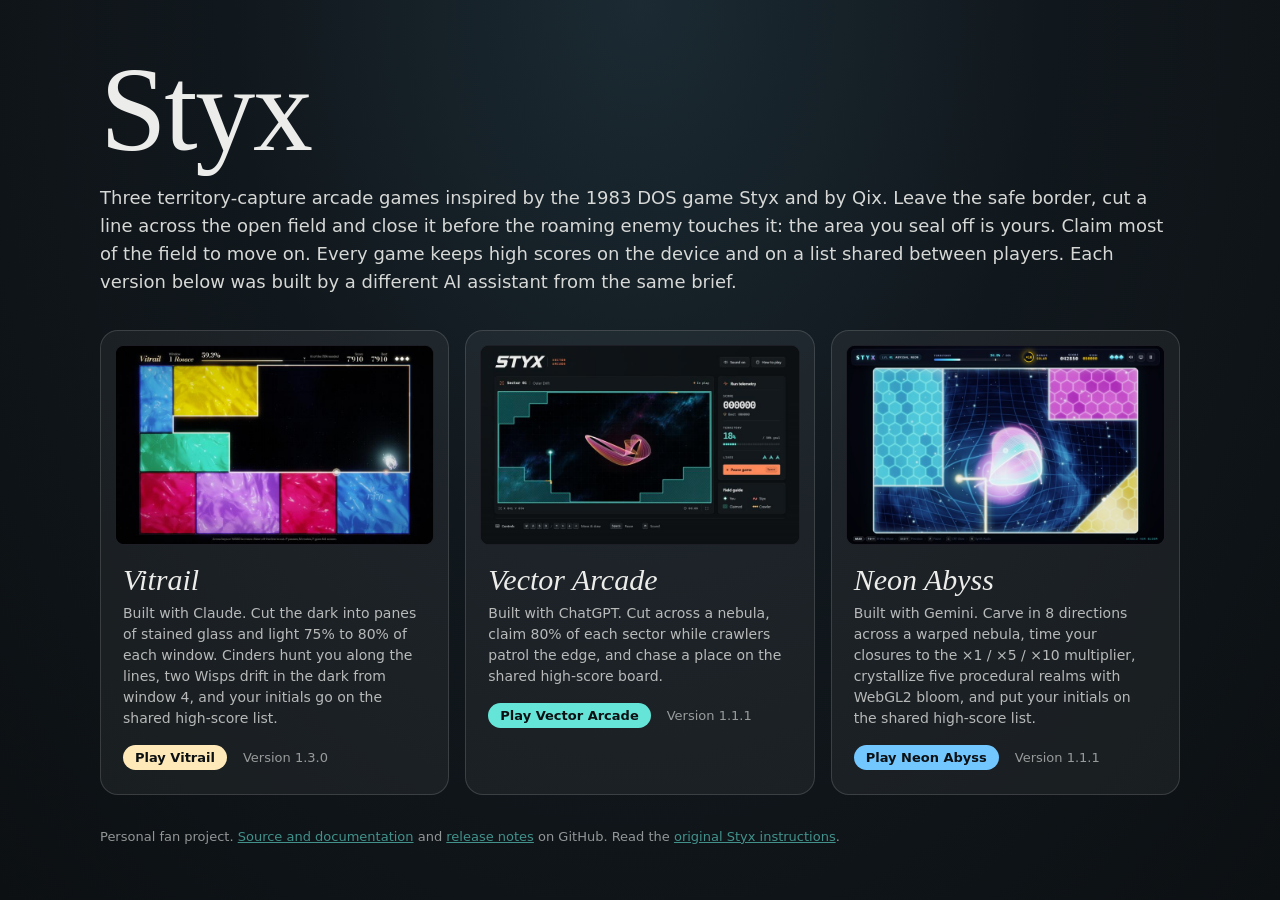
<file: index.html>
<!doctype html>
<html lang="en">
<head>
<meta charset="utf-8">
<meta name="viewport" content="width=device-width,initial-scale=1">
<meta name="theme-color" content="#0c1013">
<link rel="icon" href="data:,">
<title>Styx</title>
<style>
  :root{--ink:#0c1013;--paper:#ecedea;--teal:#65e5d7;--gold:#ffe9b8;--neon:#72c7ff}
  *{box-sizing:border-box}
  body{margin:0;min-height:100vh;display:grid;place-items:center;padding:32px 16px;color:var(--paper);
    font-family:system-ui,-apple-system,"Segoe UI",sans-serif;
    background:radial-gradient(ellipse at 50% 0%,#1b2a33 0%,#11181d 45%,var(--ink) 100%)}
  main{width:100%;max-width:1080px}
  h1{font-family:Georgia,"Times New Roman",serif;font-weight:400;font-size:clamp(56px,12vw,120px);line-height:.9;margin:0 0 20px;letter-spacing:-.02em}
  p.lede{font-size:18px;line-height:1.55;margin:0 0 34px;opacity:.9}
  .grid{display:grid;grid-template-columns:repeat(auto-fit,minmax(240px,1fr));gap:16px}
  a.card{display:block;padding:14px 14px 24px;border-radius:18px;text-decoration:none;color:inherit;
    background:rgba(255,255,255,.05);border:1px solid rgba(255,255,255,.14);transition:transform .15s,background .15s,border-color .15s}
  a.card:hover,a.card:focus-visible{transform:translateY(-3px);background:rgba(255,255,255,.09);border-color:var(--teal);outline:none}
  a.card.claude:hover,a.card.claude:focus-visible{border-color:var(--gold)}
  a.card.gemini:hover,a.card.gemini:focus-visible{border-color:var(--neon)}
  .card img{display:block;width:100%;height:auto;aspect-ratio:8/5;object-fit:cover;border-radius:9px;margin-bottom:18px;
    border:1px solid rgba(255,255,255,.1);background:#05060d}
  .card h2{font-family:Georgia,serif;font-style:italic;font-weight:400;font-size:30px;margin:0 8px 6px}
  .card p{font-size:14px;line-height:1.5;margin:0 8px;opacity:.75}
  .tag{display:inline-block;margin:16px 8px 0;padding:5px 12px;border-radius:99px;font-size:13px;font-weight:600;background:var(--teal);color:var(--ink)}
  .claude .tag{background:var(--gold)}
  .gemini .tag{background:var(--neon)}
  .ver{display:inline-block;margin:6px 0 0 8px;font-size:13px;opacity:.6;white-space:nowrap}
  footer{margin-top:34px;font-size:13px;opacity:.6}
  footer a{color:var(--teal)}
</style>
</head>
<body>
<main>
  <h1>Styx</h1>
  <p class="lede">Three territory-capture arcade games inspired by the 1983 DOS game Styx and by Qix. Leave the safe border, cut a line across the open field and close it before the roaming enemy touches it: the area you seal off is yours. Claim most of the field to move on. Every game keeps high scores on the device and on a list shared between players. Each version below was built by a different AI assistant from the same brief.</p>
  <div class="grid">
    <a class="card claude" href="Claude/index.html">
      <img src="Claude/screenshot.jpg" width="800" height="500" alt="Vitrail in play: sealed panes of red, blue, yellow, green and violet stained glass around a dark area where the Wisp drifts">
      <h2>Vitrail</h2><p>Built with Claude. Cut the dark into panes of stained glass and light 75% to 80% of each window. Cinders hunt you along the lines, two Wisps drift in the dark from window 4, and your initials go on the shared high-score list.</p><span class="tag">Play Vitrail</span><span class="ver">Version 1.3.0</span>
    </a>
    <a class="card" href="ChatGPT/index.html">
      <img src="ChatGPT/screenshot.jpg" width="800" height="500" alt="Vector Arcade in play: a cut in progress on a teal-bordered field, with the pink Styx swirling over a nebula and a score panel on the right">
      <h2>Vector Arcade</h2><p>Built with ChatGPT. Cut across a nebula, claim 80% of each sector while crawlers patrol the edge, and chase a place on the shared high-score board.</p><span class="tag">Play Vector Arcade</span><span class="ver">Version 1.1.1</span>
    </a>
    <a class="card gemini" href="Gemini/index.html">
      <img src="Gemini/screenshot.jpg" width="800" height="500" alt="Neon Abyss in play: cyan, magenta, and solar gold hexagonal crystal panels around a warped nebula grid where the iridescent Styx swirls near an active tether">
      <h2>Neon Abyss</h2><p>Built with Gemini. Carve in 8 directions across a warped nebula, time your closures to the ×1 / ×5 / ×10 multiplier, crystallize five procedural realms with WebGL2 bloom, and put your initials on the shared high-score list.</p><span class="tag">Play Neon Abyss</span><span class="ver">Version 1.1.1</span>
    </a>
  </div>
  <footer>Personal fan project. <a href="https://github.com/iago-swi/styx">Source and documentation</a> and <a href="https://github.com/iago-swi/styx/releases">release notes</a> on GitHub. Read the <a href="https://www.digger.org/styx/howplay.htm">original Styx instructions</a>.</footer>
</main>
</body>
</html>
</file>
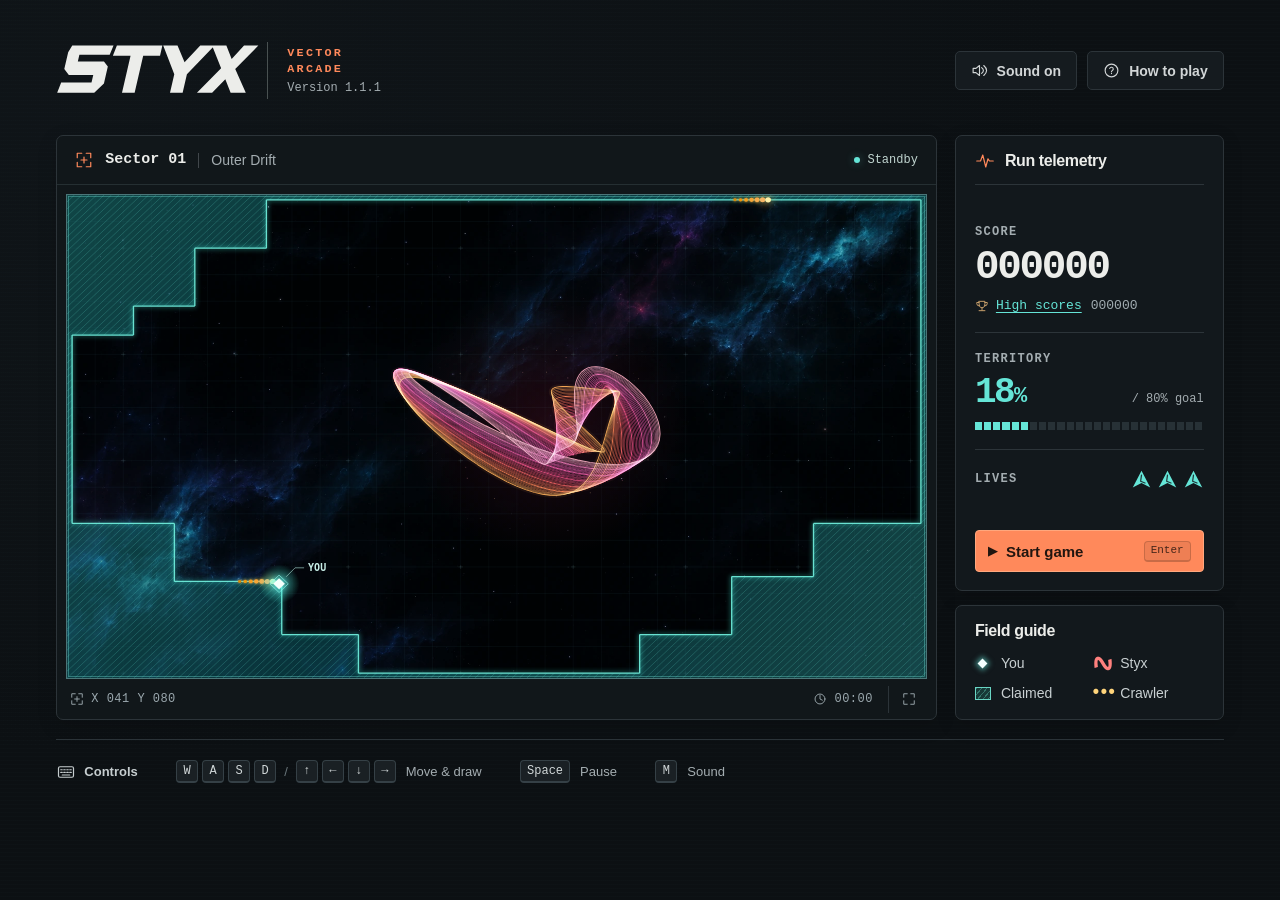
<file: ChatGPT/index.html>
<!doctype html>
<html lang="en">
<head>
  <meta charset="utf-8">
  <meta name="viewport" content="width=device-width,initial-scale=1">
  <meta name="version" content="1.1.1">
  <meta name="theme-color" content="#0d1114">
  <title>STYX · Vector Arcade</title>
  <link rel="icon" href="data:image/svg+xml,%3Csvg xmlns='http://www.w3.org/2000/svg' viewBox='0 0 32 32'%3E%3Crect width='32' height='32' rx='5' fill='%230e1417'/%3E%3Cpath d='M5 25 13 7h5l-8 18zm10 0 8-18h5l-8 18z' fill='%23ff8054'/%3E%3C/svg%3E">
  <link rel="stylesheet" href="style.css">
  <script src="scores.js" defer></script>
  <script src="game.js" defer></script>
</head>
<body>
<svg class="symbols" xmlns="http://www.w3.org/2000/svg" aria-hidden="true"><defs>
  <symbol id="volume" viewBox="0 0 24 24"><path d="M3 9h4l5-4v14l-5-4H3zM15 8q5 4 0 8m3-11q8 7 0 14"/></symbol>
  <symbol id="mute" viewBox="0 0 24 24"><path d="M3 9h4l5-4v14l-5-4H3zM16 9l6 6m0-6-6 6"/></symbol>
  <symbol id="help" viewBox="0 0 24 24"><circle cx="12" cy="12" r="9"/><path d="M9.5 9a2.6 2.6 0 0 1 5 .8c0 1.9-2.5 2-2.5 4m0 2.2v.4"/></symbol>
  <symbol id="scope" viewBox="0 0 24 24"><path d="M3 9V3h6m6 0h6v6m0 6v6h-6m-6 0H3v-6m5-3h8m-4-4v8"/></symbol>
  <symbol id="expand" viewBox="0 0 24 24"><path d="M3 9V3h6m6 0h6v6m0 6v6h-6m-6 0H3v-6"/></symbol>
  <symbol id="trophy" viewBox="0 0 24 24"><path d="M7 4h10v4q0 7-5 7T7 8zm0 2H3v2q0 4 5 4m9-6h4v2q0 4-5 4m-4 3v4m-5 1h10"/></symbol>
  <symbol id="ship" viewBox="0 0 24 24"><path d="M12 2 22 21l-10-5-10 5z" fill="currentColor" stroke="none"/><path d="m12 7-1 7 5 2" stroke="#203738" stroke-width="1.4"/></symbol>
  <symbol id="keys" viewBox="0 0 24 24"><rect x="2" y="5" width="20" height="14" rx="2"/><path d="M5 9h2m2 0h2m2 0h2m2 0h2M5 12.5h2m2 0h2m2 0h2m2 0h2M7 16h10"/></symbol>
  <symbol id="signal" viewBox="0 0 24 24"><path d="M1 12h5l3-8 4 16 3-11 2 3h5"/></symbol>
  <symbol id="clock" viewBox="0 0 24 24"><circle cx="12" cy="12" r="8.5"/><path d="M12 6v6l4 2"/></symbol>
  <symbol id="restart" viewBox="0 0 24 24"><path d="M4 10a8 8 0 1 1 1 7M4 4v6h6"/></symbol>
</defs></svg>
<main class="console">
  <header class="masthead">
    <div class="brand" aria-label="Styx Vector Arcade">
      <svg class="wordmark" viewBox="0 0 228 65" role="img" aria-label="STYX"><g fill="currentColor" transform="skewX(-13) translate(15 0)">
        <path d="M5 3h49l-2 11H16v8h31l6 6v20l-9 11H0l2-12h36v-9H9l-7-7V11z"/>
        <path d="M58 3h54v12H92v44H77V15H56zM113 3h17l13 20 14-20h17l-25 34v22h-15V37zM171 3h17l10 16 11-16h17l-21 28 19 28h-18l-10-16-12 16h-18l22-29z"/>
      </g></svg>
      <span class="brand-type">VECTOR<br>ARCADE<small id="game-version" hidden></small></span>
    </div>
    <nav aria-label="Game options">
      <button id="sound" class="tool"><svg><use href="#volume"/></svg><span>Sound on</span></button>
      <button id="guide" class="tool"><svg><use href="#help"/></svg><span>How to play</span></button>
    </nav>
  </header>
  <div class="layout">
    <section class="field panel" id="field" aria-label="Game field">
      <header class="field-head"><div><svg class="accent"><use href="#scope"/></svg><strong>Sector <span id="sector">01</span></strong><i></i><span id="sectorName">Outer Drift</span></div><span class="status"><b></b><span id="status">Standby</span></span></header>
      <div class="arena"><canvas id="arena" tabindex="0" aria-label="Styx arcade playfield. Use arrow keys or WASD to move."></canvas><div id="notice" role="status"></div>
        <div class="overlay" id="overlay" hidden><div><small id="overlayTag"></small><h1 id="overlayTitle"></h1><p id="overlayCopy"></p><button id="overlayAction" class="primary"></button><button id="restartRun" class="text-button" hidden>Restart run</button></div></div>
      </div>
      <footer class="field-foot"><span class="coords"><svg><use href="#scope"/></svg><span id="coord">X 000 &nbsp; Y 000</span></span><span class="time"><svg><use href="#clock"/></svg><span id="time">00:00</span></span><button id="full" class="icon-button" aria-label="Expand playfield" title="Expand playfield"><svg><use href="#expand"/></svg></button></footer>
    </section>
    <aside class="side">
      <section class="telemetry panel"><h2 class="panel-heading"><svg><use href="#signal"/></svg>Run telemetry</h2>
        <div class="readouts"><div class="label">Score</div><div id="score" class="score">000000</div><div class="best"><svg><use href="#trophy"/></svg><button id="score-open">High scores</button><span id="best-label" hidden>Best</span> <span id="best">000000</span></div>
          <div class="divider"></div>
          <div class="label">Territory</div><div class="territory-value"><span id="pct">0</span><small>%</small><span class="goal">/ 80% goal</span></div>
          <div class="meter" role="progressbar" aria-label="Territory claimed" aria-valuemin="0" aria-valuemax="80"><i id="meter"></i></div>
          <div class="divider"></div>
          <div class="lives-row"><span class="label">Lives</span><span id="lives" aria-label="3 lives"></span></div>
        </div>
        <button id="action" class="primary"><span id="actionIcon">▶</span><span id="actionText">Start game</span><kbd id="actionKey">Enter</kbd></button>
      </section>
      <section class="legend panel"><h2 class="panel-heading">Field guide</h2><div class="guide-grid">
        <span><i class="player-mark"></i>You</span><span><i class="styx-mark">∿</i>Styx</span>
        <span><i class="claim-mark"></i>Claimed</span><span><i class="worm-mark">•••</i>Crawler</span>
      </div></section>
    </aside>
  </div>
  <div class="touch" aria-label="Touch movement controls"><button data-dir="left" aria-label="Move left">←</button><button data-dir="up" aria-label="Move up">↑</button><button data-dir="down" aria-label="Move down">↓</button><button data-dir="right" aria-label="Move right">→</button></div>
  <footer class="control-bar"><strong><svg><use href="#keys"/></svg>Controls</strong><span class="keygroup"><kbd>W</kbd><kbd>A</kbd><kbd>S</kbd><kbd>D</kbd><em>/</em><kbd>↑</kbd><kbd>←</kbd><kbd>↓</kbd><kbd>→</kbd><span>Move &amp; draw</span></span><span class="keygroup"><kbd>Space</kbd><span>Pause</span></span><span class="keygroup"><kbd>M</kbd><span>Sound</span></span></footer>
</main>
<dialog id="instructions"><div class="dialog-head"><span class="label">Field manual</span><button id="close" class="icon-button" aria-label="Close instructions">×</button></div><h1>How to play</h1><p>Claim 80% of the field to clear a sector.</p><ol><li><strong>Leave safe ground.</strong> Use arrow keys or WASD to steer the white diamond. On touchscreens, swipe or use the direction pad.</li><li><strong>Close the line.</strong> Crossing open space draws a trail. Reach cyan territory or the border to claim the area cut off from the Styx.</li><li><strong>Protect your trail.</strong> The Styx can cut any exposed line. Avoid crossing your own trail, and watch for gold crawlers along the edges.</li></ol><button id="gotIt" class="primary">Got it</button></dialog>
  <dialog id="score-dialog" aria-labelledby="score-heading">
    <h2 id="score-heading">High scores</h2>
    <p id="score-summary"></p>
    <div id="score-tabs" role="group" aria-label="Score list" hidden><button data-list="device">This device</button><button data-list="everyone">Everyone</button></div>
    <div id="score-columns" class="ranking-grid" aria-hidden="true" hidden><span>#</span><span>Player</span><span>Points</span><span>Sector</span><span>Date</span></div>
    <ol id="score-rows" aria-label="Ranked scores"></ol>
    <p id="score-notice" role="status"></p>
    <label id="initials-label" hidden>Your initials <input id="initials" maxlength="3" autocapitalize="characters" autocomplete="off" spellcheck="false"></label>
    <div class="score-actions">
      <button id="score-done" class="primary">Back</button>
      <button id="score-quit" hidden>Quit</button>
    </div>
  </dialog>
</body></html>
</file>
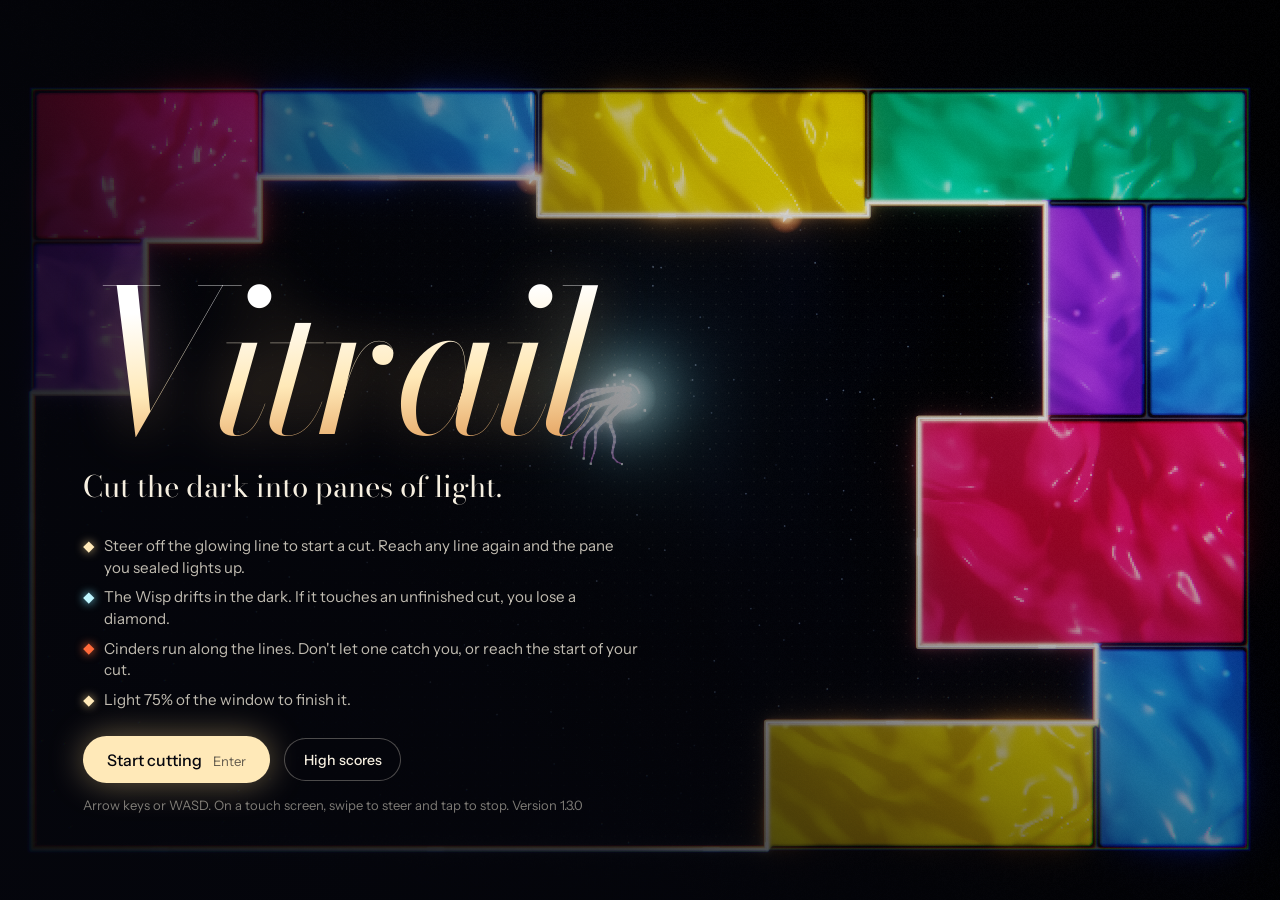
<file: Claude/index.html>
<!DOCTYPE html>
<html lang="en">
<head>
<meta charset="utf-8">
<meta name="viewport" content="width=device-width, initial-scale=1, maximum-scale=1, user-scalable=no">
<meta name="mobile-web-app-capable" content="yes">
<meta name="apple-mobile-web-app-capable" content="yes">
<meta name="apple-mobile-web-app-status-bar-style" content="black-translucent">
<meta name="apple-mobile-web-app-title" content="Vitrail">
<meta name="version" content="1.3.0">
<title>Vitrail</title>
<link rel="icon" href="data:image/svg+xml,%3Csvg xmlns='http://www.w3.org/2000/svg' viewBox='0 0 32 32'%3E%3Crect width='32' height='32' fill='%2305060d'/%3E%3Cpath d='M16 4l12 12-12 12L4 16z' fill='%23ffe9b8'/%3E%3C/svg%3E">
<link rel="preconnect" href="https://fonts.googleapis.com">
<link rel="preconnect" href="https://fonts.gstatic.com" crossorigin>
<link href="https://fonts.googleapis.com/css2?family=Bodoni+Moda:ital,opsz,wght@0,6..96,400..700;1,6..96,400..700&family=Instrument+Sans:wght@400;500;600&display=swap" rel="stylesheet">
<style>
:root{
  --night:#05060d; --ivory:#f6efe0; --gold:#ffe9b8; --dim:rgba(246,239,224,.56); --ember:#ff6a3a;
  --fx:28px; --fy:84px; --fw:1200px; --fh:750px;
  --serif:"Bodoni Moda","Didot","Bodoni MT",Georgia,serif;
  --sans:"Instrument Sans","Segoe UI",system-ui,sans-serif;
}
*{box-sizing:border-box;margin:0;padding:0}
html,body{height:100%;background:var(--night);overflow:hidden;color:var(--ivory);font-family:var(--sans);
  -webkit-font-smoothing:antialiased;user-select:none;-webkit-user-select:none;touch-action:none}
#gl{position:fixed;inset:0;width:100%;height:100%;display:block}

/* ---------- in-game HUD ---------- */
#hud{position:fixed;left:var(--fx);width:var(--fw);top:calc(var(--fy) - 62px);height:50px;display:flex;align-items:flex-end;
  gap:clamp(14px,2.6vw,40px);pointer-events:none;opacity:0;transition:opacity .7s}
body.ingame #hud{opacity:1}
.mark{font-family:var(--serif);font-style:italic;font-weight:500;font-size:30px;line-height:1;letter-spacing:-.01em;
  color:var(--gold);text-shadow:0 0 22px rgba(255,220,150,.45)}
.stat{display:flex;flex-direction:column;gap:3px;line-height:1;white-space:nowrap}
.stat .lbl{font-size:12px;color:var(--dim)}
.stat b{font-family:var(--serif);font-weight:500;font-size:25px;font-variant-numeric:lining-nums tabular-nums}
.stat b i{font-weight:400;margin-left:.3em;color:var(--gold)}
.stat.r{align-items:flex-end}
.prog{flex:1;min-width:110px;display:flex;flex-direction:column;gap:8px;padding-bottom:5px}
.prog .row{display:flex;justify-content:space-between;align-items:baseline;line-height:1;white-space:nowrap}
.prog .row b{font-family:var(--serif);font-weight:500;font-size:25px;font-variant-numeric:lining-nums tabular-nums}
.prog .row .lbl{font-size:12px;color:var(--dim)}
.bar{position:relative;height:3px;background:rgba(246,239,224,.13);border-radius:2px}
.bar i{position:absolute;left:0;top:0;bottom:0;width:0;border-radius:2px;background:linear-gradient(90deg,#c9a45a,var(--gold) 70%,#fff);
  box-shadow:0 0 14px rgba(255,225,160,.8);transition:width .6s cubic-bezier(.2,.8,.2,1)}
.bar em{position:absolute;top:-6px;bottom:-6px;width:1px;background:var(--ivory)}
.bar em::after{content:"";position:absolute;top:-5px;left:-3.5px;border:4px solid transparent;border-top-color:var(--ivory)}
.lives{display:flex;gap:10px;padding:0 4px 9px 0}
.lives i{width:11px;height:11px;transform:rotate(45deg);background:#fff;box-shadow:0 0 12px var(--gold),0 0 3px #fff}
#keys{position:fixed;left:0;right:0;bottom:13px;text-align:center;font-size:12px;color:rgba(246,239,224,.4);pointer-events:none;
  opacity:0;transition:opacity .7s}
body.ingame #keys{opacity:1}
body.touch #keys,body.side #keys{display:none}
body.touch kbd{display:none}

/* ---------- touch buttons: under the window, or beside it on a low screen ---------- */
#tools{position:fixed;left:var(--fx);width:var(--fw);top:calc(var(--fy) + var(--fh) + 12px);display:none;align-items:center;gap:10px;
  pointer-events:none;opacity:0;transition:opacity .7s}
body.touch #tools{display:flex}
body.ingame #tools{opacity:1;pointer-events:auto}
#tools .tip{flex:1;font-size:12px;line-height:1.35;color:rgba(246,239,224,.45)}
.tip .turn{display:none}
@media (orientation:portrait){.tip .turn{display:inline}}
.tool{flex:none;width:42px;height:42px;display:grid;place-items:center;color:var(--ivory);background:rgba(5,6,13,.4);
  border:1px solid rgba(246,239,224,.3);border-radius:50%;cursor:pointer;touch-action:manipulation}
.tool[hidden]{display:none}
.tool:focus-visible{outline:2px solid #fff;outline-offset:3px}
.tool svg{width:19px;height:19px;fill:none;stroke:currentColor;stroke-width:1.7;stroke-linecap:round;stroke-linejoin:round}
#tSound[aria-pressed="true"] .off,#tSound[aria-pressed="false"] .on{display:none}

/* ---------- a low, wide screen (a phone held sideways): the score bar stands beside the window ---------- */
body.side #hud{left:0;width:var(--fx);top:var(--fy);height:var(--fh);flex-direction:column;align-items:stretch;justify-content:center;
  gap:13px;padding:0 12px 0 14px}
body.side .mark,body.side .best{display:none}
body.side .stat.r{align-items:flex-start}
body.side .stat b,body.side .prog .row b{font-size:20px}
body.side .stat b i{display:block;margin:2px 0 0;font-size:17px}
body.side .prog{flex:none;min-width:0;padding-bottom:0}
body.side .prog .row .lbl{display:none}
body.side .lives{padding:3px 0 0 3px}
body.side #tools{left:calc(var(--fx) + var(--fw));width:auto;right:0;top:var(--fy);height:var(--fh);flex-direction:column;justify-content:center}
body.side #tools .tip{display:none}

/* ---------- transient banner ---------- */
#banner{position:fixed;left:var(--fx);width:var(--fw);top:var(--fy);height:var(--fh);display:flex;flex-direction:column;
  align-items:center;justify-content:center;gap:10px;text-align:center;pointer-events:none;opacity:0;transform:translateY(8px);
  transition:opacity .5s,transform .7s cubic-bezier(.2,.8,.2,1)}
#banner.show{opacity:1;transform:none}
#banner h2{font-family:var(--serif);font-style:italic;font-weight:400;font-size:clamp(38px,6.2vw,96px);line-height:1;
  letter-spacing:-.02em;text-shadow:0 0 40px rgba(0,0,0,.9),0 2px 30px rgba(0,0,0,.8)}
#banner p{font-size:clamp(14px,1.3vw,18px);color:var(--ivory);text-shadow:0 0 16px #000,0 0 6px #000}

/* ---------- full screens ---------- */
.screen{position:fixed;inset:0;display:none;pointer-events:none}
.screen.show{display:block;pointer-events:auto}
#title{background:linear-gradient(48deg,rgba(5,6,13,.94) 0%,rgba(5,6,13,.78) 32%,rgba(5,6,13,.18) 62%,rgba(5,6,13,0) 78%)}
#title.leaving{opacity:0;transition:opacity .5s}
#title[inert] .card{visibility:hidden}
.card{position:absolute;left:calc(var(--fx) + clamp(18px,4vw,64px));bottom:calc(100vh - var(--fy) - var(--fh) + clamp(18px,4vh,56px));
  max-width:min(660px,calc(var(--fw) - 40px))}
.card h1{font-family:var(--serif);font-style:italic;font-weight:400;font-size:clamp(84px,15.5vw,250px);line-height:.84;
  letter-spacing:-.045em;width:max-content;max-width:none;padding:.04em .28em .14em .22em;margin:0 0 -.04em -.24em;
  background:linear-gradient(176deg,#fff 20%,var(--gold) 54%,#d9843a 98%);-webkit-background-clip:text;background-clip:text;
  color:transparent;filter:drop-shadow(0 0 26px rgba(255,205,130,.34)) blur(0);
  animation:reveal 1.9s cubic-bezier(.16,.84,.24,1) .2s both}
@keyframes reveal{from{opacity:0;letter-spacing:.06em;filter:drop-shadow(0 0 70px rgba(255,205,130,.95)) blur(14px)}}
.card .lede{font-family:var(--serif);font-size:clamp(20px,2.3vw,31px);line-height:1.2;margin:.1em 0 1.05em;color:var(--ivory)}
.card ul{list-style:none;display:grid;gap:.5em;font-size:clamp(14px,1.18vw,16.5px);line-height:1.45;color:rgba(246,239,224,.78);
  max-width:56ch;margin-bottom:1.7em}
.card li{padding-left:1.4em;position:relative}
.card li::before{content:"";position:absolute;left:.1em;top:.52em;width:.5em;height:.5em;transform:rotate(45deg);background:var(--gold);
  box-shadow:0 0 10px rgba(255,220,150,.8)}
.card li.wisp::before{background:#bff6ff;box-shadow:0 0 10px #7fe9ff}
.card li.cinder::before{background:var(--ember);box-shadow:0 0 10px var(--ember)}
.card .fade{animation:fadein 1.2s 1.1s both}
@keyframes fadein{from{opacity:0}}
.go{display:inline-flex;align-items:baseline;gap:.7em;font:500 clamp(15px,1.25vw,18px) var(--sans);color:var(--night);background:var(--gold);
  border:0;border-radius:999px;padding:.82em 1.5em;cursor:pointer;box-shadow:0 0 34px rgba(255,220,150,.42);transition:transform .2s,box-shadow .2s}
.go:hover{transform:translateY(-1px);box-shadow:0 0 46px rgba(255,220,150,.7)}
.go:focus-visible{outline:2px solid #fff;outline-offset:4px}
.go kbd{font:400 .82em var(--sans);opacity:.62}
.small{font-size:13px;color:rgba(246,239,224,.5);margin-top:1.1em}
#ver{white-space:nowrap}
.acts{display:flex;flex-wrap:wrap;align-items:center;gap:12px 14px}
.quiet{font:500 clamp(14px,1.1vw,16px) var(--sans);color:var(--ivory);background:rgba(5,6,13,.4);border:1px solid rgba(246,239,224,.3);
  border-radius:999px;padding:.8em 1.3em;cursor:pointer;transition:border-color .2s}
.quiet b{font:500 1.12em var(--serif);font-variant-numeric:lining-nums tabular-nums;color:var(--gold);margin-left:.55em}
.quiet b:empty{display:none}
.quiet kbd{font:400 .82em var(--sans);opacity:.55;margin-left:.6em}
.quiet:hover{border-color:var(--gold)}
.quiet:focus-visible,.tabs button:focus-visible{outline:2px solid #fff;outline-offset:3px}

#over,#pause{background:radial-gradient(ellipse at center,rgba(5,6,13,.86) 0%,rgba(5,6,13,.62) 60%,rgba(5,6,13,.4) 100%)}
.mid{position:absolute;inset:0;display:flex;flex-direction:column;align-items:center;justify-content:center;text-align:center;gap:6px;padding:24px}
.mid h2{font-family:var(--serif);font-style:italic;font-weight:400;font-size:clamp(46px,7.6vw,118px);line-height:1;letter-spacing:-.03em}
.mid .num{font-family:var(--serif);font-size:clamp(34px,4.4vw,64px);font-variant-numeric:lining-nums;color:var(--gold);line-height:1.1;margin-top:.2em}
.mid p{font-size:16px;color:var(--dim);margin-bottom:1.4em}

/* ---------- high scores ---------- */
#scores{background:radial-gradient(ellipse at center,rgba(5,6,13,.93) 0%,rgba(5,6,13,.82) 60%,rgba(5,6,13,.66) 100%)}
.tall h2{font-size:clamp(36px,5vw,68px)}
.tall .num{font-size:clamp(28px,3.2vw,44px)}
.mid.tall p{margin-bottom:0}
.tabs{display:none;margin-top:16px;padding:3px;border:1px solid rgba(246,239,224,.2);border-radius:999px;background:rgba(5,6,13,.35)}
.shared .tabs{display:inline-flex}
.tabs button{font:500 14px var(--sans);color:var(--dim);background:none;border:0;border-radius:999px;padding:8px 16px;cursor:pointer;
  transition:background .2s,color .2s}
.tabs button:hover{color:var(--ivory)}
.tabs button[aria-pressed="true"]{color:var(--ivory);background:rgba(246,239,224,.14);box-shadow:inset 0 0 0 1px rgba(246,239,224,.3)}
.list{list-style:none;margin-top:14px;display:grid;justify-content:center;column-gap:44px;font-size:15px;line-height:1.75;color:var(--dim);
  font-variant-numeric:lining-nums tabular-nums;text-align:left;white-space:nowrap}
.list:empty{display:none}
.list li{display:grid;grid-template-columns:1.5em 3.2em 5.6em 5.8em 5.8em;column-gap:16px}
.list .rank,.list .pts{text-align:right}
.list .name{font-weight:600;letter-spacing:.08em;color:var(--ivory)}
.list .mine{color:var(--ivory);text-shadow:0 0 16px rgba(255,220,150,.6)}
.list .mine .name,.list .mine .pts{color:var(--gold)}
.mid .note{font-size:13px;color:var(--dim);margin-top:10px}
.name-row{display:block;margin-top:12px;font-size:14px;color:var(--dim)}
.name-row[hidden],.note[hidden]{display:none}
.name-row input{font:600 16px var(--sans);letter-spacing:.08em;text-align:center;text-transform:uppercase;color:var(--ivory);width:3.6em;
  margin-left:10px;padding:5px 0 4px;background:rgba(246,239,224,.08);border:0;border-bottom:1px solid var(--gold);border-radius:6px 6px 0 0;
  outline:none;caret-color:var(--gold);user-select:text;-webkit-user-select:text;touch-action:manipulation}
.name-row input:focus-visible{box-shadow:0 0 0 2px rgba(255,233,184,.45)}
.tall .acts,.tall>.go{margin-top:18px}
.mid .acts{justify-content:center}
@media (max-width:479px){.list li{grid-template-columns:1.5em 3.2em 5.6em 5.8em}.list .day{display:none}
  .mid .acts{gap:8px}.mid .acts kbd{display:none}.mid .acts .go,.mid .acts .quiet{font-size:14px;padding:.8em 1.2em}}
@media (max-height:700px) and (min-width:660px){   /* a low, wide window: two columns of five */
  .list{grid-template-rows:repeat(5,auto);grid-auto-flow:column;line-height:1.6}
  .list li{grid-template-columns:1.5em 3.2em 5.6em 5.8em}.list .day{display:none}}
@media (max-height:620px) and (max-width:659px){.mid{padding:14px}.tall h2{font-size:28px}.tabs{margin-top:10px}.tabs button{padding:6px 14px}
  .list{line-height:1.5;margin-top:10px}.name-row{margin-top:8px}.tall .acts,.tall>.go{margin-top:12px}}
@media (max-height:460px){.mid{padding:10px}.tall h2{font-size:28px}.tall .num{font-size:24px}.mid.tall p{font-size:14px}.tabs{margin-top:6px}
  .tabs button{padding:5px 14px}.list{line-height:1.45;margin-top:8px}.name-row{margin-top:6px}.tall .acts,.tall>.go{margin-top:10px}
  .tall .go,.tall .quiet{padding:.6em 1.3em}}
@media (max-height:520px) and (max-width:659px){   /* a low, narrow window: two short columns */
  .list{grid-template-rows:repeat(5,auto);grid-auto-flow:column;column-gap:28px}
  .list li{grid-template-columns:1.5em 3.2em 5.6em}.list .wv,.list .day{display:none}}
@media (max-height:360px){.mid{gap:3px;padding:6px}.tall h2{font-size:22px}#oSub{display:none}.list{line-height:1.35}
  .tabs button{padding:4px 14px}.tall .go,.tall .quiet{padding:.5em 1.2em}}
#nogl{position:fixed;inset:0;display:none;align-items:center;justify-content:center;padding:30px;text-align:center;font-size:18px;line-height:1.5}

body.narrow .best,body.narrow .mark{display:none}body.narrow .stat b,body.narrow .prog .row b{font-size:20px}
body.tiny .prog .row .lbl{display:none}
/* the title on small screens. t-stack: an upright phone, the window on top and the text under it. t-split: a phone held
   sideways, the window in the middle and the text on both sides. t-over: any other small window, the text over a dimmed window. */
body.t-stack #title,body.t-split #title{background:none}
body.t-stack .card{left:20px;right:20px;top:calc(var(--fy) + var(--fh) + 14px);bottom:auto;max-width:none}
body.t-stack .card h1{font-size:clamp(56px,18vw,76px)}
body.t-stack .card .lede{font-size:20px;margin-bottom:.8em}
body.t-stack .card ul{gap:.4em;font-size:14px;margin-bottom:1.2em}
body.t-split .card{left:0;right:0;top:0;bottom:0;max-width:none;display:grid;grid-template-columns:var(--fx) var(--fw) 1fr;align-content:center}
body.t-split .card>*{grid-column:1;margin-left:18px;margin-right:12px}
body.t-split .card h1{grid-row:1;font-size:50px;margin-left:calc(18px - .24em)}
body.t-split .card .lede{grid-row:2;font-size:17px;margin-bottom:.8em}
body.t-split .card .acts{grid-row:3;flex-direction:column;align-items:flex-start;gap:8px}
body.t-split .card .small{grid-row:4;font-size:12px;margin-top:.9em}
body.t-split .card ul{grid-column:3;grid-row:1/5;align-self:center;gap:.55em;max-width:none;font-size:12.5px;margin:0 16px 0 14px}
body.t-split .card .go,body.t-split .card .quiet{font-size:14px;padding:.68em 1.25em}
body.t-over #title{background:rgba(5,6,13,.86)}
body.t-over .card{left:20px;right:20px;top:50%;bottom:auto;transform:translateY(-50%);max-width:none}
body.t-over .card h1{font-size:56px}
body.t-over .card .lede{font-size:18px;margin-bottom:.7em}
body.t-over .card ul{gap:.4em;font-size:13px;margin-bottom:1em}
.small .t,body.touch .small .k{display:none}
body.touch .small .t{display:inline}
#pause .acts{margin-top:22px}
@media (prefers-reduced-motion:reduce){.card h1,.card .fade{animation:none}#banner{transition:opacity .3s;transform:none}}
</style>
</head>
<body>
<canvas id="gl"></canvas>

<div id="hud">
  <div class="mark">Vitrail</div>
  <div class="stat"><span class="lbl">Window</span><b><span id="hLevel">1</span><i id="hName">Rosace</i></b></div>
  <div class="prog">
    <div class="row"><b><span id="hPct">0.0</span>%</b><span class="lbl">lit of the <span id="hGoal">75</span>% needed</span></div>
    <div class="bar"><i id="hBar"></i><em id="hTick"></em></div>
  </div>
  <div class="stat r"><span class="lbl">Score</span><b id="hScore">0</b></div>
  <div class="stat r best"><span class="lbl">Best</span><b id="hBest">0</b></div>
  <div class="lives" id="hLives" aria-label="Lives"></div>
</div>
<div id="keys">Arrow keys or WASD to move. Steer off the line to cut. P pauses, M mutes, F goes full screen.</div>

<div id="tools">
  <span class="tip">Swipe to steer, tap to stop.<span class="turn"> Turn the phone sideways for a larger window.</span></span>
  <button class="tool" id="tPause" type="button" aria-label="Pause"><svg viewBox="0 0 20 20"><path d="M7 4.5v11M13 4.5v11"/></svg></button>
  <button class="tool" id="tSound" type="button" aria-label="Sound" aria-pressed="true"><svg viewBox="0 0 20 20"><path d="M3 8h3l4-3.5v11L6 12H3z"/><path class="on" d="M13.2 7.6a3.4 3.4 0 0 1 0 4.8M15.4 5.2a6.8 6.8 0 0 1 0 9.6"/><path class="off" d="M13.5 8l4 4M17.5 8l-4 4"/></svg></button>
  <button class="tool" id="tFull" type="button" aria-label="Full screen"><svg viewBox="0 0 20 20"><path d="M4 8V4h4M12 4h4v4M16 12v4h-4M8 16H4v-4"/></svg></button>
</div>

<div id="banner"><h2></h2><p></p></div>

<section id="title" class="screen show">
  <div class="card">
    <h1>Vitrail</h1>
    <p class="lede fade">Cut the dark into panes of light.</p>
    <ul class="fade">
      <li>Steer off the glowing line to start a cut. Reach any line again and the pane you sealed lights up.</li>
      <li class="wisp">The Wisp drifts in the dark. If it touches an unfinished cut, you lose a diamond.</li>
      <li class="cinder">Cinders run along the lines. Don't let one catch you, or reach the start of your cut.</li>
      <li>Light 75% of the window to finish it.</li>
    </ul>
    <div class="acts fade">
      <button class="go" id="btnStart" type="button">Start cutting <kbd>Enter</kbd></button>
      <button class="quiet" id="btnScores" type="button">High scores<b id="tBest"></b></button>
    </div>
    <p class="small fade"><span class="k">Arrow keys or WASD. On a touch screen, swipe to steer and tap to stop.</span><span class="t">Swipe to steer, tap to stop.</span> <span id="ver"></span></p>
  </div>
</section>

<section id="over" class="screen">
  <div class="mid tall">
    <h2 id="oTitle">The window went dark</h2>
    <div class="num" id="oScore">0</div>
    <p id="oSub"></p>
    <div class="tabs" role="group" aria-label="Which list">
      <button type="button" data-list="local" aria-pressed="true">This device</button>
      <button type="button" data-list="shared" aria-pressed="false">Everyone</button>
    </div>
    <ol id="overList" class="list" aria-label="High scores"></ol>
    <p id="overNote" class="note" hidden></p>
    <label id="nameRow" class="name-row" hidden>Your initials <input id="initials" maxlength="3" autocomplete="off" spellcheck="false" autocapitalize="characters"></label>
    <div class="acts">
      <button class="go" id="btnAgain" type="button">Cut again <kbd>Enter</kbd></button>
      <button class="quiet" id="btnTitle" type="button">Title screen <kbd>Esc</kbd></button>
    </div>
  </div>
</section>

<section id="scores" class="screen">
  <div class="mid tall">
    <h2>High scores</h2>
    <div class="tabs" role="group" aria-label="Which list">
      <button type="button" data-list="local" aria-pressed="true">This device</button>
      <button type="button" data-list="shared" aria-pressed="false">Everyone</button>
    </div>
    <ol id="scoreList" class="list" aria-label="High scores"></ol>
    <p id="scoreNote" class="note" hidden></p>
    <button class="go" id="btnBack" type="button">Back <kbd>Esc</kbd></button>
  </div>
</section>

<section id="pause" class="screen">
  <div class="mid">
    <h2>Paused</h2>
    <div class="acts">
      <button class="go" id="btnResume" type="button">Pick up the cutter <kbd>P</kbd></button>
      <button class="quiet" id="btnEnd" type="button">End this run</button>
    </div>
  </div>
</section>

<div id="nogl">Vitrail needs WebGL 2, which this browser doesn't offer.<br>Try a current version of Chrome, Edge or Firefox.</div>

<script>
(() => {
'use strict';
const $ = id => document.getElementById(id);
const RM = matchMedia('(prefers-reduced-motion: reduce)').matches;

/* =====================================================================
   Grid model. The cutter stops only on even (x,y) "nodes"; odd/odd cells
   are pure area. Every line is therefore a 4-connected wall of cells.
   ===================================================================== */
const NX = 96, NY = 60, GW = NX * 2 + 1, GH = NY * 2 + 1, NC = GW * GH;
const VOID = 0, LINE = 1, FILL = 2, TRAIL = 3;
const DX = [0, 1, 0, -1], DY = [-1, 0, 1, 0];
const grid = new Uint8Array(NC), pane = new Uint8Array(NC), came = new Uint8Array(NC), pending = new Uint8Array(NC);
const fillAmt = new Float32Array(NC), heat = new Float32Array(NC), reveal = new Float32Array(NC);
const mark = new Uint8Array(NC), stack = new Int32Array(NC), maskData = new Uint8Array(NC * 4);
const NW = NX + 1, NN = NW * (NY + 1), bq = new Int32Array(NN), bd = new Int8Array(NN);

const hex = h => { const n = parseInt(h.slice(1), 16); return [(n >> 16 & 255) / 255, (n >> 8 & 255) / 255, (n & 255) / 255]; };
const THEMES = [
  { name: 'Rosace', panes: ['#d4213d', '#2456e0', '#f5a81c', '#10a56c', '#5a24c8'], voidc: [0.10, 0.16, 0.42], root: 55.00 },
  { name: 'Aube',   panes: ['#ff7e6b', '#ffc15e', '#e86aa6', '#8f7cf0', '#5cc0f2'], voidc: [0.25, 0.14, 0.38], root: 49.00 },
  { name: 'Abysse', panes: ['#0fb5ba', '#1668e3', '#0e8f6e', '#5a3fd4', '#9fe8e0'], voidc: [0.05, 0.20, 0.36], root: 58.27 },
  { name: 'Braise', panes: ['#e0281e', '#ff8a14', '#ffd04a', '#c01f6e', '#8a1a3c'], voidc: [0.32, 0.10, 0.16], root: 51.91 },
  { name: 'Givre',  panes: ['#bfe6ff', '#6fa8ff', '#e8e4ff', '#74e0d0', '#9a8cf5'], voidc: [0.14, 0.22, 0.40], root: 61.74 },
];
THEMES.forEach(t => t.rgb = t.panes.map(hex));
const RIM = [1.0, 0.91, 0.72], WISP = [0.62, 0.95, 1.0];

/* ---------- state ---------- */
let W = 2, H = 2, U = 1, F = { x: 0, y: 0, w: 1, h: 1, cs: 1 };
let T = 0, RT = 0, state = 'title', paused = false;
let level = 1, score = 0, shownScore = 0, best = 0, lives = 3, pct = 0, goal = 75, voidTotal = 1, paneSeq = 0;
let theme = THEMES[0], linePath = new Path2D(), linesDirty = true;
let wisps = [], cinders = [], parts = [], texts = [], shocks = [];
let fuse = null, shake = 0, chroma = 0, fade = 0, fadeTarget = 1, pulse = 0, trans = null, stateUntil = 0, nextBell = 2, nextFire = 0;
const P = { x: NX, y: GH - 1, fx: 0, fy: 0, tx: 0, ty: 0, prog: 0, moving: false, dir: 0, drawing: false, closing: false,
            trail: [], inv: 0, rx: NX, ry: GH - 1, speed: 22, hidden: true, mom: -1, momT: 0 };
const held = [];
const prefs = { get(k) { try { return localStorage.getItem('vitrail.' + k); } catch (e) { return null; } }, set(k, v) { try { localStorage.setItem('vitrail.' + k, v); } catch (e) {} } };
best = +prefs.get('best') || 0;

const fmt = n => Math.round(n).toLocaleString('de-CH');

/* ---------- high scores ---------- */
// The ten best runs in this browser, best first: { n: initials, s: score, w: window reached, d: 'YYYY-MM-DD' }.
const TOP = 10;
const cleanName = v => (String(v || '').toLocaleUpperCase().match(/[\p{L}\p{N}]/gu) || []).slice(0, 3).join('');
function loadScores() {                // stored data is read as untrusted: wrong shapes are dropped, the rest is normalised
  let a = null; try { a = JSON.parse(prefs.get('scores')); } catch (e) {}
  if (!Array.isArray(a)) a = [];
  a = a.filter(r => r && Number.isFinite(r.s) && r.s > 0)
    .map(r => ({ n: cleanName(r.n), s: Math.round(r.s), w: Number.isInteger(r.w) && r.w > 0 ? r.w : 0, d: /^\d{4}-\d\d-\d\d$/.test(r.d) ? r.d : '' }))
    .sort((x, y) => y.s - x.s).slice(0, TOP);
  if (!a.length && best > 0) a.push({ n: '', s: best, w: 0, d: '' });   // a best score from before the list existed
  return a;
}
const scores = loadScores(); if (scores.length) best = Math.max(best, scores[0].s);
const saveScores = () => prefs.set('scores', JSON.stringify(scores));
function addScore(s, w) {              // returns the new entry, or null when the score does not make the list
  if (s <= 0 || (scores.length >= TOP && s <= scores[TOP - 1].s)) return null;
  const now = new Date(), two = v => String(v).padStart(2, '0');
  const e = { n: cleanName(prefs.get('name')), s, w, d: `${now.getFullYear()}-${two(now.getMonth() + 1)}-${two(now.getDate())}` };
  let i = scores.findIndex(r => r.s < s); if (i < 0) i = scores.length;         // an equal score ranks below the older one
  scores.splice(i, 0, e); scores.length = Math.min(scores.length, TOP); saveScores();
  return e;
}
let mine = null;                       // the list entry made by the game that just ended

// The shared list lives on a small web service (see scores-worker/). With no address the game keeps
// to this device, makes no network requests, and the tabs for choosing a list stay hidden.
const SHARED = 'https://vitrail-scores.iago-swi.workers.dev/';
let view = SHARED && prefs.get('list') === 'shared' ? 'shared' : 'local';
const shared = { state: 'idle', top: [], rank: 0, run: null, seq: 0, timer: 0 };   // state: idle, loading, ok or error
const randomKey = () => Array.from(crypto.getRandomValues(new Uint8Array(16)), b => b.toString(16).padStart(2, '0')).join('');
// Without a run this fetches the list. With one it sends the run first; the same key sent again only
// changes the initials, so a retry or an edit never makes a second entry.
function sharedLoad(run) {
  if (!SHARED) return;
  const seq = ++shared.seq, opt = AbortSignal.timeout ? { signal: AbortSignal.timeout(8000) } : {};
  if (run) { opt.method = 'POST'; opt.body = JSON.stringify({ k: run.k, n: run.n, s: run.s, w: run.w }); }   // a plain-text body needs no CORS preflight
  if (!shared.top.length) shared.state = 'loading';
  fetch(SHARED + '?game=vitrail', opt)
    .then(r => { if (!r.ok) throw new Error(r.status); return r.json(); })
    .then(d => {
      if (seq !== shared.seq) return;                  // a newer request is on its way
      shared.top = (Array.isArray(d.top) ? d.top : []).slice(0, TOP).filter(r => r && Number.isFinite(r.s))
        .map(r => ({ n: cleanName(r.n), s: Math.round(r.s), w: Number.isInteger(r.w) && r.w > 0 ? r.w : 0, d: /^\d{4}-\d\d-\d\d$/.test(r.d) ? r.d : '', me: r.me === true }));
      shared.rank = Number.isInteger(d.rank) ? d.rank : 0; shared.state = 'ok';
    })
    .catch(() => { if (seq === shared.seq) shared.state = 'error'; })
    .then(refreshLists);
}
// Fills a list element with the list on view. Text goes in through textContent only, so a stored or
// downloaded name can never become markup.
function drawList(ol, note) {
  const sh = view === 'shared', rows = sh ? shared.top : scores;
  ol.textContent = '';
  rows.forEach((r, i) => {
    const li = document.createElement('li');
    const cell = (cls, text) => { const c = document.createElement('span'); c.className = cls; c.textContent = text; li.appendChild(c); };
    if (sh ? r.me : r === mine) li.className = 'mine';
    cell('rank', i + 1); cell('name', r.n || '—'); cell('pts', fmt(r.s));
    cell('wv', r.w ? 'Window ' + r.w : ''); cell('day', r.d ? r.d.split('-').reverse().join('.') : '');
    ol.appendChild(li);
  });
  let text = '';
  if (!sh) text = rows.length ? '' : 'No scores yet.';
  else if (shared.state === 'loading') text = 'Fetching the shared list…';
  else if (shared.state === 'error') text = 'The shared list cannot be reached right now.' + (shared.run && mine ? ' Your score is kept on this device.' : '');
  else if (!rows.length) text = 'No scores yet.';
  else if (shared.run && shared.rank > rows.length) text = `Your score is number ${fmt(shared.rank)} on the shared list.`;
  note.textContent = text; note.hidden = !text;
}
const scoresOpen = () => $('scores').classList.contains('show');
function refreshLists() {
  if ($('over').classList.contains('show')) drawList($('overList'), $('overNote'));
  if (scoresOpen()) drawList($('scoreList'), $('scoreNote'));
}
function setView(v) {
  view = v === 'shared' && SHARED ? 'shared' : 'local'; prefs.set('list', view);
  for (const b of document.querySelectorAll('.tabs button')) b.setAttribute('aria-pressed', b.dataset.list === view ? 'true' : 'false');
  if (view === 'shared' && shared.state === 'idle') sharedLoad();
  refreshLists();
}
function openScores() {
  if (state !== 'title' || trans) return;
  if (view === 'shared') sharedLoad();
  $('scores').classList.add('show'); $('title').inert = true; refreshLists();
  setTimeout(() => $('btnBack').focus(), 50);
}
function closeScores() { $('scores').classList.remove('show'); $('title').inert = false; $('btnScores').focus(); }
const inb = (x, y) => x >= 0 && y >= 0 && x < GW && y < GH;
const X = cx => F.x + cx * F.cs, Y = cy => F.y + cy * F.cs;
const rnd = (a, b) => a + Math.random() * (b - a);

/* =====================================================================
   Audio: everything is synthesised. Glassy bells, an organ-like drone.
   ===================================================================== */
const AU = { ctx: null, on: true };
function audioInit() {
  if (AU.ctx) { if (AU.ctx.state === 'suspended') AU.ctx.resume(); return; }
  const AC = window.AudioContext || window.webkitAudioContext; if (!AC) return;
  const a = AU.ctx = new AC();
  AU.master = a.createGain(); AU.master.gain.value = AU.on ? 0.6 : 0;
  const comp = a.createDynamicsCompressor(); AU.master.connect(comp); comp.connect(a.destination);
  AU.send = a.createGain();
  const d = a.createDelay(1), fb = a.createGain(), lp = a.createBiquadFilter();
  d.delayTime.value = 0.34; fb.gain.value = 0.5; lp.type = 'lowpass'; lp.frequency.value = 2600;
  AU.send.connect(d); d.connect(lp); lp.connect(fb); fb.connect(d); lp.connect(AU.master);
  const pf = a.createBiquadFilter(); pf.type = 'lowpass'; pf.frequency.value = 520; pf.Q.value = 0.6;
  AU.padG = a.createGain(); AU.padG.gain.value = 0;
  AU.pad = [1, 1.5, 2, 2.4, 3, 4].map((m, i) => {
    const o = a.createOscillator(), g = a.createGain();
    o.type = i % 2 ? 'triangle' : 'sawtooth'; o.detune.value = (i - 2.5) * 6; g.gain.value = [0.5, 0.28, 0.24, 0.16, 0.1, 0.05][i];
    o.connect(g); g.connect(pf); o.start(); return { o, m };
  });
  pf.connect(AU.padG); AU.padG.connect(AU.master); AU.padG.connect(AU.send);
  const lfo = a.createOscillator(), lg = a.createGain(); lfo.frequency.value = 0.06; lg.gain.value = 240; lfo.connect(lg); lg.connect(pf.frequency); lfo.start();
  AU.dOsc = a.createOscillator(); AU.dOsc.type = 'triangle';
  AU.dG = a.createGain(); AU.dG.gain.value = 0; AU.dOsc.connect(AU.dG); AU.dG.connect(AU.master); AU.dG.connect(AU.send); AU.dOsc.start();
  const len = a.sampleRate, buf = a.createBuffer(1, len, a.sampleRate), ch = buf.getChannelData(0);
  for (let i = 0; i < len; i++) ch[i] = Math.random() * 2 - 1;
  AU.noise = buf;
  setRoot(theme.root);
  AU.padG.gain.linearRampToValueAtTime(0.085, a.currentTime + 4);
}
function setRoot(f) { if (!AU.ctx) return; const t = AU.ctx.currentTime; AU.pad.forEach(p => p.o.frequency.exponentialRampToValueAtTime(f * p.m, t + 2.5)); }
function tone(f, dur, o = {}) {
  if (!AU.ctx) return; const a = AU.ctx, t = a.currentTime + (o.delay || 0);
  const os = a.createOscillator(), g = a.createGain(); os.type = o.type || 'sine';
  os.frequency.setValueAtTime(f, t); if (o.to) os.frequency.exponentialRampToValueAtTime(o.to, t + dur);
  g.gain.setValueAtTime(0.0001, t); g.gain.exponentialRampToValueAtTime(o.v || 0.2, t + (o.a || 0.006)); g.gain.exponentialRampToValueAtTime(0.0001, t + dur);
  os.connect(g); g.connect(AU.master);
  if (o.send) { const s = a.createGain(); s.gain.value = o.send; g.connect(s); s.connect(AU.send); }
  os.start(t); os.stop(t + dur + 0.05);
}
/* a struck-glass bell: fundamental plus two inharmonic partials */
function bell(f, v = 0.1, delay = 0, dur = 2.2) {
  tone(f, dur, { v, delay, send: 0.7 }); tone(f * 2.756, dur * 0.45, { v: v * 0.35, delay, send: 0.5 }); tone(f * 5.404, dur * 0.2, { v: v * 0.14, delay });
}
function hiss(dur, o = {}) {
  if (!AU.ctx) return; const a = AU.ctx, t = a.currentTime + (o.delay || 0);
  const s = a.createBufferSource(); s.buffer = AU.noise; s.loop = true;
  const fl = a.createBiquadFilter(); fl.type = o.type || 'bandpass'; fl.Q.value = o.q || 1;
  fl.frequency.setValueAtTime(o.f || 1000, t); if (o.to) fl.frequency.exponentialRampToValueAtTime(o.to, t + dur);
  const g = a.createGain(); g.gain.setValueAtTime(0.0001, t); g.gain.exponentialRampToValueAtTime(o.v || 0.2, t + (o.a || 0.01)); g.gain.exponentialRampToValueAtTime(0.0001, t + dur);
  s.connect(fl); fl.connect(g); g.connect(AU.master); if (o.send) { const z = a.createGain(); z.gain.value = o.send; g.connect(z); z.connect(AU.send); }
  s.start(t); s.stop(t + dur + 0.05);
}
const PENTA = [1, 1.2, 1.335, 1.5, 1.8, 2, 2.4, 2.67, 3, 3.6, 4];
const sfx = {
  cut() { hiss(0.12, { f: 5200, q: 3, v: 0.05 }); },
  claim(gain) {
    const n = 3 + Math.min(6, Math.floor(gain / 4));
    for (let i = 0; i < n; i++) bell(theme.root * 8 * PENTA[i + (gain > 20 ? 2 : 0)], 0.11, i * 0.075, 2.4);
    tone(92, 0.7, { to: 36, v: 0.5 }); hiss(0.6, { f: 7000, to: 2500, q: 0.8, v: 0.05, send: 0.6, type: 'highpass' });
  },
  die() {
    hiss(0.9, { f: 6000, to: 300, q: 0.7, v: 0.45, type: 'lowpass' }); tone(320, 0.8, { to: 38, type: 'sawtooth', v: 0.25 });
    for (let i = 0; i < 7; i++) bell(rnd(1400, 4200), 0.05, i * 0.045 + Math.random() * 0.03, 0.7);
  },
  ignite() { tone(880, 0.09, { type: 'square', v: 0.08 }); tone(660, 0.14, { type: 'square', v: 0.08, delay: 0.1 }); hiss(0.5, { f: 900, to: 3000, v: 0.12 }); },
  dash() { hiss(0.75, { f: 300, to: 2600, q: 2.2, v: 0.14, a: 0.4, send: 0.4 }); },
  spawn() { tone(196, 0.5, { to: 392, type: 'triangle', v: 0.1, send: 0.5 }); },
  quench() { hiss(1.1, { f: 5200, to: 240, q: 1.4, v: 0.22, send: 0.5 }); tone(620, 1.0, { to: 52, type: 'triangle', v: 0.16, send: 0.6 }); },
  clear() { [0, 2, 4, 5, 7, 9, 10].forEach((k, i) => bell(theme.root * 8 * PENTA[k], 0.13, i * 0.13, 3.2)); tone(70, 1.6, { to: 35, v: 0.5 }); },
  over() { [5, 3, 1, 0].forEach((k, i) => bell(theme.root * 4 * PENTA[k], 0.12, i * 0.3, 3)); },
  start() { bell(theme.root * 8, 0.12); bell(theme.root * 12, 0.1, 0.12); },
};

/* =====================================================================
   Grid operations
   ===================================================================== */
function hasVoid8(x, y) {
  for (let dy = -1; dy <= 1; dy++) { const yy = y + dy; if (yy < 0 || yy >= GH) continue;
    for (let dx = -1; dx <= 1; dx++) { const xx = x + dx; if (xx < 0 || xx >= GW) continue; const s = grid[yy * GW + xx]; if (s === VOID || s === TRAIL) return true; } }
  return false;
}
function flood(s, v) {               // marks the dark area around cell s with v and returns its size
  if (s < 0 || grid[s] !== VOID || mark[s]) return 0; let sp = 0, n = 1; mark[s] = v; stack[sp++] = s;
  while (sp) {
    const i = stack[--sp], x = i % GW; let j;
    if (x > 0)        { j = i - 1;  if (!mark[j] && grid[j] === VOID) { mark[j] = v; n++; stack[sp++] = j; } }
    if (x < GW - 1)   { j = i + 1;  if (!mark[j] && grid[j] === VOID) { mark[j] = v; n++; stack[sp++] = j; } }
    if (i >= GW)      { j = i - GW; if (!mark[j] && grid[j] === VOID) { mark[j] = v; n++; stack[sp++] = j; } }
    if (i < NC - GW)  { j = i + GW; if (!mark[j] && grid[j] === VOID) { mark[j] = v; n++; stack[sp++] = j; } }
  }
  return n;
}
function voidNear(bx, by) {
  const x = Math.round(bx), y = Math.round(by); if (inb(x, y) && grid[y * GW + x] === VOID) return [x, y];
  for (let r = 1; r < 12; r++) for (let dy = -r; dy <= r; dy++) for (let dx = -r; dx <= r; dx++) {
    const xx = x + dx, yy = y + dy; if (inb(xx, yy) && grid[yy * GW + xx] === VOID) return [xx, yy]; }
  return null;
}
function countVoid() { let v = 0; for (let i = 0; i < NC; i++) if (grid[i] === VOID || grid[i] === TRAIL) v++; pct = (1 - v / voidTotal) * 100; }
function edge(x, y, d) { const tx = x + 2 * DX[d], ty = y + 2 * DY[d]; return inb(tx, ty) && grid[(y + DY[d]) * GW + x + DX[d]] === LINE && grid[ty * GW + tx] === LINE; }
function buildLines() {
  const p = new Path2D();
  for (let y = 0; y < GH; y++) { let run = -1; for (let x = 0; x <= GW; x++) { const on = x < GW && grid[y * GW + x] === LINE;
    if (on) { if (run < 0) run = x; } else if (run >= 0) { if (x - run >= 2) { p.moveTo(run, y); p.lineTo(x - 1, y); } run = -1; } } }
  for (let x = 0; x < GW; x++) { let run = -1; for (let y = 0; y <= GH; y++) { const on = y < GH && grid[y * GW + x] === LINE;
    if (on) { if (run < 0) run = y; } else if (run >= 0) { if (y - run >= 2) { p.moveTo(x, run); p.lineTo(x, y - 1); } run = -1; } } }
  linePath = p; linesDirty = false;
}
/* shortest way along the lines from (sx,sy) to (tx,ty): returns the first direction to take */
function bfsDir(sx, sy, tx, ty) {
  if (sx === tx && sy === ty) return -1; bd.fill(-1);
  let h = 0, t = 0; const ti = (ty >> 1) * NW + (tx >> 1), si = (sy >> 1) * NW + (sx >> 1); bd[ti] = 4; bq[t++] = ti;
  while (h < t) { const i = bq[h++], x = (i % NW) * 2, y = ((i / NW) | 0) * 2;
    for (let d = 0; d < 4; d++) { if (!edge(x, y, d)) continue; const j = ((y + 2 * DY[d]) >> 1) * NW + ((x + 2 * DX[d]) >> 1);
      if (bd[j] >= 0) continue; bd[j] = (d + 2) % 4; if (j === si) return bd[j]; bq[t++] = j; } }
  return -1;
}
function stamp(x0, y0, x1, y1, idx) {
  for (let y = y0 * 2; y <= y1 * 2; y++) for (let x = x0 * 2; x <= x1 * 2; x++) { const i = y * GW + x; grid[i] = FILL; pane[i] = idx;
    if (x === x0 * 2 || x === x1 * 2 || y === y0 * 2 || y === y1 * 2) came[i] = 1; }
}
function normalise() {
  for (let y = 0; y < GH; y++) for (let x = 0; x < GW; x++) { const i = y * GW + x; if (grid[i] === VOID) continue;
    if (hasVoid8(x, y)) { grid[i] = LINE; came[i] = 0; fillAmt[i] = 0.5; } else { grid[i] = FILL; fillAmt[i] = 1; } }
}

/* =====================================================================
   Level set-up
   ===================================================================== */
function initLevel(n, demo) {
  level = n; theme = THEMES[(n - 1) % THEMES.length]; setRoot(theme.root);
  grid.fill(VOID); pane.fill(0); came.fill(0); pending.fill(0); fillAmt.fill(0); heat.fill(0);
  for (let x = 0; x < GW; x++) { grid[x] = LINE; grid[(GH - 1) * GW + x] = LINE; }
  for (let y = 0; y < GH; y++) { grid[y * GW] = LINE; grid[y * GW + GW - 1] = LINE; }
  voidTotal = (GW - 2) * (GH - 2); goal = n < 3 ? 75 : n < 5 ? 78 : 80; paneSeq = 0; pulse = 0;
  if (demo) {
    stamp(0, 0, 18, 12, 1); stamp(18, 0, 40, 7, 2); stamp(40, 0, 66, 10, 3); stamp(66, 0, 96, 9, 4); stamp(80, 9, 96, 26, 5);
    stamp(70, 26, 96, 44, 1); stamp(84, 44, 96, 60, 2); stamp(58, 50, 84, 60, 3); stamp(0, 12, 9, 24, 5); stamp(88, 9, 96, 26, 2);
  }
  normalise(); linesDirty = true; countVoid();
  Object.assign(P, { x: NX, y: GH - 1, rx: NX, ry: GH - 1, moving: false, drawing: false, closing: false, prog: 0, trail: [], inv: T + 1.5, hidden: !!demo, mom: -1, momT: 0 });
  fuse = null; parts.length = 0; texts.length = 0;
  wisps = []; const nb = n >= 4 ? 2 : 1;
  for (let i = 0; i < nb; i++) wisps.push(makeWisp(GW * (nb === 1 ? (demo ? 0.46 : 0.5) : (i ? 0.68 : 0.32)), GH * (demo ? 0.5 : 0.42), n, i));
  cinders = []; const nc = demo ? 2 : Math.min(4, 1 + Math.floor(n / 2));
  for (let i = 0; i < nc; i++) cinders.push(makeCinder(i, n, demo));
  hud();
}
function makeWisp(x, y, n, i) {
  const b = { x, y, ang: Math.random() * 6.283, base: 19 + n * 2.6, mul: 1, turn: 0, turnT: 0, dash: 0, dashT: 0, dashAt: T + rnd(5, 9),
              aim: Math.min(0.95, 0.35 + n * 0.1), rest: Math.max(0.45, 1 - 0.07 * Math.max(0, n - 3)), r: 2.0, hue: 178 + i * 60, tend: [], motes: [], glow: 1 };
  for (let k = 0; k < 7; k++) { const t = []; for (let j = 0; j < 15; j++) t.push({ x, y }); b.tend.push(t); }
  for (let k = 0; k < 10; k++) b.motes.push({ a: Math.random() * 6.283, s: rnd(1.4, 3.6) * (Math.random() < 0.5 ? -1 : 1), r: rnd(2.6, 5.6), e: rnd(0.45, 1), tilt: Math.random() * 3.14 });
  return b;
}
function makeCinder(i, n, demo) {
  return { x: NX, y: 0, tx: NX, ty: 0, prog: 0, moving: false, dir: i % 2 ? 1 : 3, active: !!demo, spawnAt: T + 3 + i * 5, speed: 11.5 + n * 1.3,
           hunt: Math.min(0.85, 0.3 + n * 0.1), think: T + 6 + i * 2, rx: NX, ry: 0, hist: [] };
}

/* =====================================================================
   The cutter
   ===================================================================== */
function stepType(d) {           // 0 blocked, 1 walk the line, 2 cut into the dark, 3 cut that lands on a line
  const mx = P.x + DX[d], my = P.y + DY[d], tx = P.x + 2 * DX[d], ty = P.y + 2 * DY[d];
  if (!inb(tx, ty)) return 0; const m = grid[my * GW + mx], t = grid[ty * GW + tx];
  if (!P.drawing && m === LINE && t === LINE) return 1;
  if (m === VOID && t === VOID) return 2;
  if (m === VOID && t === LINE) return 3;
  return 0;
}
/* corner assist: running "along" and pressing "turn" a little early shouldn't launch a cut if the line itself turns just ahead */
function turnAhead(o, d) {
  let x = P.x, y = P.y;
  for (let k = 0; k < 5; k++) { if (!edge(x, y, o)) return false; x += 2 * DX[o]; y += 2 * DY[o]; if (edge(x, y, d)) return true; }
  return false;
}
/* The newest key that can move wins. P.mom is the way the cutter last ran along a line: a turn pressed early is kept,
   and the cutter runs on that way until the turn opens. It lasts 0.2 s after a stop, to bridge the gap between two keys. */
function pickDir() {
  const mom = !P.drawing && P.mom >= 0 && T <= P.momT && stepType(P.mom) === 1 ? P.mom : -1;
  for (let i = held.length - 1; i >= 0; i--) {
    const d = held[i], ty = stepType(d); if (!ty) continue;
    if (ty >= 2 && !P.drawing) { let skip = mom >= 0 && turnAhead(mom, d);
      for (let j = i - 1; j >= 0 && !skip; j--) if (stepType(held[j]) === 1 && turnAhead(held[j], d)) skip = true;
      if (skip) continue; }
    return d;
  }
  return held.length ? mom : -1;
}
function beginStep(d) {
  const ty = stepType(d), mx = P.x + DX[d], my = P.y + DY[d], tx = P.x + 2 * DX[d], tY = P.y + 2 * DY[d];
  P.fx = P.x; P.fy = P.y; P.tx = tx; P.ty = tY; P.prog = 0; P.moving = true; P.dir = d;
  if (ty === 1) { P.mom = d; P.momT = Infinity; }
  if (ty >= 2) {
    if (!P.drawing) { P.drawing = true; P.trail = [{ x: P.x, y: P.y }]; sfx.cut(); }
    grid[my * GW + mx] = TRAIL; if (ty === 2) grid[tY * GW + tx] = TRAIL; P.closing = ty === 3;
  }
}
function updatePlayer(dt) {
  let budget = dt * P.speed;
  while (budget > 0 && state === 'playing') {
    if (!P.moving) {
      const d = pickDir();
      if (d < 0) { if (P.drawing && !stepType(0) && !stepType(1) && !stepType(2) && !stepType(3)) kill();
                   if (P.momT === Infinity) P.momT = T + 0.2; break; }
      beginStep(d);
    }
    const need = 1 - P.prog;
    if (budget >= need) {
      budget -= need; P.x = P.tx; P.y = P.ty; P.moving = false; P.prog = 0;
      if (P.drawing) { P.trail.push({ x: P.x, y: P.y }); if (P.closing) closeTrail(); }
    } else { P.prog += budget; budget = 0; }
  }
  P.rx = P.moving ? P.fx + (P.tx - P.fx) * P.prog : P.x; P.ry = P.moving ? P.fy + (P.ty - P.fy) * P.prog : P.y;
}
function closeTrail() {
  const px = P.x, py = P.y, trail = P.trail;
  P.drawing = false; P.closing = false; fuse = null;
  for (let i = 0; i < NC; i++) if (grid[i] === TRAIL) { grid[i] = LINE; heat[i] = 1; }
  mark.fill(0);                        // the dark stays in one piece: of the areas that hold a Wisp, only the largest stays dark
  const home = wisps.map(b => { const c = voidNear(b.x, b.y); return c ? c[1] * GW + c[0] : -1; });
  let keep = 0, most = 0;
  home.forEach((h, i) => { const n = flood(h, 3 + i); if (n > most) { most = n; keep = 3 + i; } });
  const parted = wisps.filter((b, i) => home[i] < 0 || mark[home[i]] !== keep);
  for (let i = 0; i < NC; i++) mark[i] = keep && mark[i] === keep ? 1 : 0;
  paneSeq = paneSeq % 5 + 1; const idx = paneSeq;
  let n = 0, sx = 0, sy = 0;
  for (let y = 1; y < GH - 1; y++) for (let x = 1; x < GW - 1; x++) { const i = y * GW + x;
    if (grid[i] === VOID && !mark[i]) { grid[i] = FILL; pane[i] = idx; pending[i] = 1; mark[i] = 2; reveal[i] = T + Math.hypot(x - px, y - py) * 0.0034; n++; sx += x; sy += y; } }
  for (let y = 0; y < GH; y++) for (let x = 0; x < GW; x++) { const i = y * GW + x; if (grid[i] !== LINE) continue;
    let near = false;
    for (let dy = -1; dy <= 1 && !near; dy++) for (let dx = -1; dx <= 1; dx++) { const xx = x + dx, yy = y + dy; if (inb(xx, yy) && mark[yy * GW + xx] === 2) { near = true; break; } }
    if (near) pane[i] = idx;
    if (!hasVoid8(x, y)) { grid[i] = FILL; came[i] = 1; pending[i] = 1; reveal[i] = T + Math.hypot(x - px, y - py) * 0.0034; if (!pane[i]) pane[i] = idx; } }
  for (const b of parted) quench(b);   // a Wisp whose area was lit goes out
  if (parted.length) wisps = wisps.filter(b => !parted.includes(b));
  P.mom = -1;
  linesDirty = true; const before = pct; countVoid(); const gain = pct - before;
  const pts = Math.round((gain * 80 + gain * gain * 6) * (1 + 0.25 * (level - 1)) / 10) * 10; score += pts;
  const col = theme.panes[idx - 1];
  for (const nd of trail) burst(X(nd.x), Y(nd.y), 2, { col: Math.random() < 0.5 ? col : '#fff', s1: 90, l1: 0.7 });
  burst(X(px), Y(py), 26, { col: '#fff', s1: 240 });
  addShock(X(px), Y(py), Math.min(1.2, 0.3 + gain / 22)); shake = Math.max(shake, Math.min(0.6, gain / 40)); chroma = Math.max(chroma, Math.min(1, gain / 25));
  if (n) { texts.push({ x: X(sx / n), y: Y(sy / n), str: '+' + fmt(pts), life: 0, max: 1.7, size: 20 + Math.min(30, gain * 1.3), col: '#fff' });
           texts.push({ x: X(sx / n), y: Y(sy / n) + (26 + Math.min(30, gain * 1.3)) * U, str: gain.toFixed(1) + '% lit', life: 0, max: 1.7, size: 15, col });
           if (parted.length) texts.push({ x: X(sx / n), y: Y(sy / n) - (30 + Math.min(30, gain * 1.3)) * U, str: 'Wisp put out', life: 0, max: 2.2, size: 17, col: '#bff6ff' }); }
  sfx.claim(gain);
  for (const c of cinders) if (c.active && (grid[c.y * GW + c.x] !== LINE || (c.moving && grid[c.ty * GW + c.tx] !== LINE))) relocate(c, false);
  if (pct >= goal) levelClear();
}
function kill() {
  if (state !== 'playing') return;
  lives--; state = 'dying'; stateUntil = T + 1.5;
  const x = X(P.rx), y = Y(P.ry);
  burst(x, y, 150, { col: '#fff', s1: 420, l1: 0.9, z: 2.6 }); burst(x, y, 70, { col: '#ff6a3a', s1: 260, l1: 1.1 });
  addShock(x, y, 1.5); shake = 1; chroma = 1; sfx.die();
  if (P.drawing) {
    for (const n of P.trail) burst(X(n.x), Y(n.y), 3, { col: '#ff6a3a', s1: 80, l1: 0.8 });
    for (let i = 0; i < NC; i++) if (grid[i] === TRAIL) grid[i] = VOID;
    P.x = P.trail[0].x; P.y = P.trail[0].y;
  }
  Object.assign(P, { drawing: false, moving: false, closing: false, prog: 0, trail: [], hidden: true, mom: -1 }); fuse = null; hud();
}
function respawn() {
  state = 'playing'; P.hidden = false; P.rx = P.x; P.ry = P.y; P.inv = T + 2.4;
  burst(X(P.x), Y(P.y), 40, { col: '#ffe9b8', s1: 160 });
  for (const c of cinders) if (c.active && Math.hypot(c.rx - P.x, c.ry - P.y) < 26) relocate(c, true);
}

/* =====================================================================
   The Wisp
   ===================================================================== */
function solidNear(x, y, r) {
  const x0 = Math.round(x - r), x1 = Math.round(x + r), y0 = Math.round(y - r), y1 = Math.round(y + r), r2 = r * r;
  for (let cy = y0; cy <= y1; cy++) for (let cx = x0; cx <= x1; cx++) {
    if ((cx - x) * (cx - x) + (cy - y) * (cy - y) > r2) continue; if (!inb(cx, cy)) return true;
    const s = grid[cy * GW + cx]; if (s === LINE || s === FILL) return true; }
  return false;
}
/* a cut has lit the area this Wisp was in: it goes out */
function quench(b) {
  const x = X(b.x), y = Y(b.y);
  burst(x, y, 160, { col: '#bff6ff', s1: 420, l1: 1.2, z: 2.4 }); burst(x, y, 50, { col: '#fff', s1: 200, l1: 0.8 });
  for (const t of b.tend) for (let k = 2; k < t.length; k += 3) burst(X(t[k].x), Y(t[k].y), 3, { col: '#bff6ff', s1: 90, l1: 0.9 });
  addShock(x, y, 1.1); shake = Math.max(shake, 0.5); chroma = 1; sfx.quench();
}
function updateWisp(b, dt) {
  if (T >= b.turnT) { b.turnT = T + rnd(0.35, 1.4); b.turn = rnd(-2.6, 2.6); b.mul = rnd(0.55, 1.45); }
  let sp = b.base * b.mul;
  if (b.dash === 0 && T >= b.dashAt && state === 'playing') { b.dash = 1; b.dashT = T + 0.6; sfx.dash(); }
  if (b.dash === 1) { sp *= 0.2; b.ang += b.turn * dt * 2;
    if (T >= b.dashT) { b.dash = 2; b.dashT = T + rnd(0.5, 0.85);
      if (P.drawing && Math.random() < b.aim) b.ang = Math.atan2(P.ry - b.y, P.rx - b.x) + rnd(-0.3, 0.3); } }
  else if (b.dash === 2) { sp = b.base * 2.3; if (T >= b.dashT) { b.dash = 0; b.dashAt = T + rnd(3.5, 8) * b.rest; } }
  else b.ang += b.turn * dt;
  let vx = Math.cos(b.ang) * sp, vy = Math.sin(b.ang) * sp;
  const r = solidNear(b.x, b.y, b.r) ? 0.45 : b.r, steps = Math.max(1, Math.ceil(sp * dt / 0.45)), sdt = dt / steps;
  for (let s = 0; s < steps; s++) {
    let nx = b.x + vx * sdt; if (solidNear(nx, b.y, r)) { vx = -vx; nx = b.x; }
    let ny = b.y + vy * sdt; if (solidNear(nx, ny, r)) { vy = -vy; ny = b.y; }
    b.x = nx; b.y = ny;
  }
  b.ang = Math.atan2(vy, vx);
  const k = dt * 60, back = b.ang + Math.PI, nT = b.tend.length;
  for (let i = 0; i < nT; i++) { const t = b.tend[i], ba = back + (i / (nT - 1) - 0.5) * 3.6 + Math.sin(T * 1.3 + i) * 0.3, ca = Math.cos(ba), sa = Math.sin(ba);
    t[0].x = b.x + ca * b.r * 0.5; t[0].y = b.y + sa * b.r * 0.5;
    for (let j = 1; j < t.length; j++) { const a = t[j - 1], p = t[j], wig = Math.sin(T * 4.2 - j * 0.8 + i * 2.1) * 0.13 * k;
      p.x += ca * 0.16 * k - sa * wig; p.y += sa * 0.16 * k + ca * wig;
      const dx = p.x - a.x, dy = p.y - a.y, d = Math.hypot(dx, dy) || 1e-4; p.x = a.x + dx / d * 0.85; p.y = a.y + dy / d * 0.85; } }
  for (const m of b.motes) m.a += m.s * dt * (b.dash === 2 ? 2.5 : 1);
}
function wispHits(b) {
  if (!P.drawing) return false;
  if (Math.hypot(P.rx - b.x, P.ry - b.y) < b.r + 0.7) return true;
  const r = b.r + 0.3, x0 = Math.round(b.x - r), x1 = Math.round(b.x + r), y0 = Math.round(b.y - r), y1 = Math.round(b.y + r);
  for (let cy = y0; cy <= y1; cy++) for (let cx = x0; cx <= x1; cx++)
    if (inb(cx, cy) && grid[cy * GW + cx] === TRAIL && (cx - b.x) * (cx - b.x) + (cy - b.y) * (cy - b.y) <= r * r) return true;
  for (const t of b.tend) for (const p of t) { const cx = Math.round(p.x), cy = Math.round(p.y); if (inb(cx, cy) && grid[cy * GW + cx] === TRAIL) return true; }
  return false;
}

/* =====================================================================
   Cinders
   ===================================================================== */
function relocate(c, far) {
  const ox = c.rx, oy = c.ry, rx = far ? P.x : c.rx, ry = far ? P.y : c.ry; let bx = -1, by = -1, bs = far ? -1 : 1e9;
  for (let y = 0; y < GH; y += 2) for (let x = 0; x < GW; x += 2) { if (grid[y * GW + x] !== LINE) continue;
    if (!(edge(x, y, 0) || edge(x, y, 1) || edge(x, y, 2) || edge(x, y, 3))) continue;
    const d = Math.abs(x - rx) + Math.abs(y - ry); if (far ? d > bs : d < bs) { bs = d; bx = x; by = y; } }
  if (bx < 0) { c.active = false; c.spawnAt = 1e9; return; }
  burst(X(ox), Y(oy), 14, { col: '#ff6a3a', s1: 110 });
  Object.assign(c, { x: bx, y: by, tx: bx, ty: by, rx: bx, ry: by, moving: false, prog: 0 }); c.hist.length = 0;
  burst(X(bx), Y(by), 14, { col: '#ff6a3a', s1: 110 });
}
function updateCinder(c, dt) {
  if (!c.active) { if (T >= c.spawnAt) { c.active = true; burst(X(c.x), Y(c.y), 30, { col: '#ff6a3a', s1: 170 }); sfx.spawn(); } else return; }
  let budget = dt * c.speed, guard = 8;
  while (budget > 0 && guard--) {
    if (!c.moving) {
      let want = -1;
      if (T >= c.think) { c.think = T + rnd(2.5, 5.5);
        if (state === 'playing' && Math.random() < c.hunt) { const tg = P.drawing && P.trail.length ? P.trail[0] : P; want = bfsDir(c.x, c.y, tg.x, tg.y); } }
      const opts = []; for (let d = 0; d < 4; d++) if (edge(c.x, c.y, d)) opts.push(d);
      if (!opts.length) { relocate(c, false); break; }
      let d;
      if (want >= 0 && opts.includes(want)) d = want;
      else { const fwd = opts.filter(o => o !== (c.dir + 2) % 4); d = fwd.length ? fwd[(Math.random() * fwd.length) | 0] : opts[0]; }
      c.dir = d; c.tx = c.x + 2 * DX[d]; c.ty = c.y + 2 * DY[d]; c.prog = 0; c.moving = true;
    }
    const need = 1 - c.prog;
    if (budget >= need) { budget -= need; c.x = c.tx; c.y = c.ty; c.moving = false; c.prog = 0;
      if (state === 'playing' && P.drawing && !fuse && P.trail.length > 1 && c.x === P.trail[0].x && c.y === P.trail[0].y) {
        fuse = { pos: 0 }; sfx.ignite(); texts.push({ x: X(c.x), y: Y(c.y) - 18 * U, str: 'Your cut is burning', life: 0, max: 1.6, size: 16, col: '#ff8a5a' }); }
    } else { c.prog += budget; budget = 0; }
  }
  c.rx = c.moving ? c.x + (c.tx - c.x) * c.prog : c.x; c.ry = c.moving ? c.y + (c.ty - c.y) * c.prog : c.y;
  c.hist.push(c.rx, c.ry); if (c.hist.length > 28) c.hist.splice(0, 2);
}
function trailPoint(pos) {
  const tr = P.trail, i = Math.min(tr.length - 1, Math.floor(pos)), f = pos - i, a = tr[i], b = tr[i + 1] || { x: P.rx, y: P.ry };
  return [a.x + (b.x - a.x) * f, a.y + (b.y - a.y) * f];
}

/* =====================================================================
   Effects
   ===================================================================== */
function burst(x, y, n, o = {}) {
  if (parts.length > 2600) return;
  for (let i = 0; i < n; i++) { const a = Math.random() * 6.283, s = ((o.s0 || 15) + Math.random() * (o.s1 || 120)) * U;
    parts.push({ x, y, vx: Math.cos(a) * s, vy: Math.sin(a) * s, life: 0, max: (o.l0 || 0.25) + Math.random() * (o.l1 || 0.6),
                 size: (o.z || 2) * (0.5 + Math.random()) * U, col: o.col || '#fff', drag: o.drag || 2.6 }); }
}
function addShock(x, y, s) { if (RM) return; shocks.push({ x: x / W, y: 1 - y / H, t0: T, s }); if (shocks.length > 4) shocks.shift(); }

/* =====================================================================
   Game flow
   ===================================================================== */
let bannerTimer = 0;
function showBanner(h, p, ms) { const b = $('banner'); b.firstElementChild.textContent = h; b.lastElementChild.textContent = p; b.classList.add('show');
  clearTimeout(bannerTimer); bannerTimer = setTimeout(() => b.classList.remove('show'), ms); }
function intro() { showBanner(theme.name, `Window ${level}. Light ${goal}% of it to finish.`, 2400); }
function startGame() {
  if (trans) return; audioInit(); sfx.start();
  $('title').classList.add('leaving'); $('over').classList.remove('show'); $('banner').classList.remove('show');
  fadeTarget = 0;
  trans = () => { score = 0; shownScore = 0; lives = 3; state = 'playing'; resize(); initLevel(1, false); document.body.classList.add('ingame');
                  $('title').classList.remove('show', 'leaving'); intro(); };
}
function toTitle() {                   // from the game-over screen back to the opening screen and its demo
  if (state !== 'over' || trans) return;
  $('over').classList.remove('show'); fadeTarget = 0;
  trans = () => { state = 'title'; resize(); initLevel(1, true); $('title').classList.add('show'); setTimeout(() => $('btnStart').focus(), 50); };
}
function endRun() {                    // give up a paused run: it ends like any other, and its score counts
  if (!paused) return;
  togglePause(); gameOver();
}
function levelClear() {
  state = 'clear'; stateUntil = T + 4.2; nextFire = T + 0.3;
  const bonus = Math.round((Math.max(0, pct - goal) * 500 + level * 1000) / 10) * 10; const lit = pct;
  score += bonus; paneSeq = paneSeq % 5 + 1;
  for (let y = 0; y < GH; y++) for (let x = 0; x < GW; x++) { const i = y * GW + x, s = grid[i];
    if (s === FILL) continue; const rv = T + 0.35 + Math.hypot(x - P.x, y - P.y) * 0.006;
    if (s === LINE) { came[i] = 1; if (!pane[i]) pane[i] = paneSeq; } else pane[i] = paneSeq;
    grid[i] = FILL; pending[i] = 1; reveal[i] = rv; }
  linesDirty = true; pct = 100;
  for (const b of wisps) { burst(X(b.x), Y(b.y), 160, { col: '#bff6ff', s1: 420, l1: 1.2, z: 2.4 }); addShock(X(b.x), Y(b.y), 1.3); }
  for (const c of cinders) if (c.active) burst(X(c.rx), Y(c.ry), 40, { col: '#ff6a3a', s1: 200 });
  wisps = []; cinders = []; pulse = 1; shake = 0.7; chroma = 1; sfx.clear();
  showBanner(`${theme.name} is lit`, `${lit.toFixed(1)}% cut by hand. Bonus +${fmt(bonus)}.`, 3600);
}
function gameOver() {
  state = 'over'; const rec = score > best; if (rec) { best = score; prefs.set('best', String(best)); }
  mine = addScore(score, level);
  shared.run = SHARED && score > 0 ? { k: randomKey(), n: cleanName(prefs.get('name')), s: score, w: level } : null;
  for (const r of shared.top) r.me = false;            // the mark of the run before this one
  if (shared.run) sharedLoad(shared.run); else if (view === 'shared') sharedLoad();
  $('oScore').textContent = fmt(score); $('tBest').textContent = best > 0 ? fmt(best) : '';
  $('oSub').textContent = rec ? `A new best, reached in window ${level}.`
    : mine ? `You reached window ${level}. That is number ${scores.indexOf(mine) + 1} on this device.` : `You reached window ${level}. Your best is ${fmt(best)}.`;
  const listed = !!(mine || shared.run), known = cleanName(prefs.get('name'));
  $('nameRow').hidden = !listed; $('initials').value = known;
  $('over').classList.add('show'); $('banner').classList.remove('show'); document.body.classList.remove('ingame'); refreshLists(); sfx.over();
  // a first entry asks for initials; later ones reuse them, so Enter starts the next game straight away
  setTimeout(() => (listed && !known ? $('initials') : $('btnAgain')).focus(), 50);
}
function togglePause() {
  if (state !== 'playing' && state !== 'dying') return; paused = !paused; $('pause').classList.toggle('show', paused);
  if (paused) setTimeout(() => $('btnResume').focus(), 50); else if (document.activeElement) document.activeElement.blur();
  if (AU.ctx) AU.master.gain.setTargetAtTime(paused || !AU.on ? 0 : 0.6, AU.ctx.currentTime, 0.05);
}

const hudC = {};
function setT(id, v) { if (hudC[id] !== v) { hudC[id] = v; $(id).textContent = v; } }
function hud() {
  setT('hLevel', String(level)); setT('hName', theme.name); setT('hPct', pct.toFixed(1)); setT('hGoal', String(goal));
  setT('hScore', fmt(shownScore)); setT('hBest', fmt(Math.max(best, score)));
  const w = Math.min(100, pct).toFixed(1); if (hudC.bar !== w) { hudC.bar = w; $('hBar').style.width = w + '%'; }
  if (hudC.tick !== goal) { hudC.tick = goal; $('hTick').style.left = goal + '%'; }
  if (hudC.lives !== lives) { hudC.lives = lives; $('hLives').innerHTML = '<i></i>'.repeat(Math.max(0, lives)); }
}

function update(dt) {
  T += dt;
  if (fade < fadeTarget) fade = Math.min(fadeTarget, fade + dt * 1.8); else if (fade > fadeTarget) fade = Math.max(fadeTarget, fade - dt * 2.6);
  if (trans && fade <= 0.001) { const f = trans; trans = null; f(); fadeTarget = 1; }

  if (state === 'playing') {
    updatePlayer(dt);
    for (const b of wisps) updateWisp(b, dt);
    for (const c of cinders) updateCinder(c, dt);
    if (state === 'playing') for (const b of wisps) if (wispHits(b)) { kill(); break; }
    if (state === 'playing' && T >= P.inv) for (const c of cinders) if (c.active && Math.hypot(c.rx - P.rx, c.ry - P.ry) < 1.4) { kill(); break; }
    if (state === 'playing' && fuse && P.drawing) {
      fuse.pos += dt * P.speed * 1.3; const [fx, fy] = trailPoint(fuse.pos);
      burst(X(fx), Y(fy), 2, { col: Math.random() < 0.4 ? '#fff' : '#ff8a3a', s1: 110, l1: 0.45 });
      if (fuse.pos >= P.trail.length - 1 + (P.moving ? P.prog : 0)) kill();
    }
    if (P.drawing && !P.hidden) burst(X(P.rx), Y(P.ry), 1, { col: `hsl(${(T * 140) % 360},100%,78%)`, s1: 70, l1: 0.5, z: 1.6 });
  } else if (state === 'dying') {
    for (const b of wisps) updateWisp(b, dt); for (const c of cinders) updateCinder(c, dt);
    if (T >= stateUntil) { if (lives <= 0) gameOver(); else respawn(); }
  } else if (state === 'title' || state === 'over') {
    for (const b of wisps) updateWisp(b, dt); for (const c of cinders) updateCinder(c, dt);
  } else if (state === 'clear') {
    if (T >= nextFire && T < stateUntil - 0.8) { nextFire = T + rnd(0.12, 0.3); const c = theme.panes[(Math.random() * 5) | 0];
      burst(F.x + Math.random() * F.w, F.y + Math.random() * F.h, 46, { col: c, s1: 300, l1: 1.1, z: 2.4 }); }
    if (T >= stateUntil && !trans) { fadeTarget = 0; trans = () => { initLevel(level + 1, false); state = 'playing'; intro(); }; }
  }

  for (let i = parts.length - 1; i >= 0; i--) { const p = parts[i]; p.life += dt; if (p.life >= p.max) { parts[i] = parts[parts.length - 1]; parts.pop(); continue; }
    const k = Math.exp(-p.drag * dt); p.vx *= k; p.vy *= k; p.x += p.vx * dt; p.y += p.vy * dt; }
  for (let i = texts.length - 1; i >= 0; i--) { const t = texts[i]; t.life += dt; t.y -= 16 * U * dt; if (t.life >= t.max) texts.splice(i, 1); }
  while (shocks.length && T - shocks[0].t0 > 1.8) shocks.shift();
  shake *= Math.exp(-dt * 5); chroma *= Math.exp(-dt * 3.5); pulse *= Math.exp(-dt * 0.55);
  shownScore += (score - shownScore) * Math.min(1, dt * 7); if (Math.abs(score - shownScore) < 1) shownScore = score;

  if (AU.ctx) {
    const a = AU.ctx.currentTime, on = state === 'playing' && P.drawing;
    AU.dG.gain.setTargetAtTime(on ? 0.035 : 0, a, 0.04);
    if (on) AU.dOsc.frequency.setTargetAtTime(Math.min(1500, theme.root * 6 + P.trail.length * 5.5) * (fuse ? 1.5 : 1), a, 0.05);
    if (RT >= nextBell) { nextBell = RT + rnd(1.8, 5.5); bell(theme.root * 8 * PENTA[(Math.random() * PENTA.length) | 0], 0.035, 0, 3); }
  }
  hud();
}

/* =====================================================================
   2D light layer: lines, cutter, creatures, sparks. It is uploaded as a
   texture and added to the scene before bloom.
   ===================================================================== */
const g2c = document.createElement('canvas'), g2 = g2c.getContext('2d', { alpha: false });
function draw2D() {
  const c = g2, cs = F.cs;
  c.setTransform(1, 0, 0, 1, 0, 0); c.globalCompositeOperation = 'source-over'; c.globalAlpha = 1; c.fillStyle = '#000'; c.fillRect(0, 0, W, H);
  c.globalCompositeOperation = 'lighter'; c.lineCap = 'round'; c.lineJoin = 'round';
  if (linesDirty) buildLines();

  c.setTransform(cs, 0, 0, cs, F.x, F.y);
  c.strokeStyle = 'rgba(255,225,165,0.10)'; c.lineWidth = 1.2 * U / cs; c.strokeRect(0, 0, GW - 1, GH - 1);
  c.strokeStyle = 'rgba(255,214,140,0.34)'; c.lineWidth = 5.5 * U / cs; c.stroke(linePath);
  c.strokeStyle = 'rgba(255,244,222,0.95)'; c.lineWidth = 1.5 * U / cs; c.stroke(linePath);
  c.setLineDash([2.5, 41]); c.lineDashOffset = -RT * 20; c.strokeStyle = 'rgba(255,255,255,0.85)'; c.lineWidth = 2.6 * U / cs; c.stroke(linePath); c.setLineDash([]);

  if (P.drawing && P.trail.length && state === 'playing') {
    const tr = P.trail, hue = (T * 140) % 360;
    c.beginPath(); c.moveTo(tr[0].x, tr[0].y); for (let i = 1; i < tr.length; i++) c.lineTo(tr[i].x, tr[i].y); c.lineTo(P.rx, P.ry);
    c.strokeStyle = `hsla(${hue},100%,62%,0.5)`; c.lineWidth = 7 * U / cs; c.stroke();
    c.strokeStyle = 'rgba(255,255,255,1)'; c.lineWidth = 1.9 * U / cs; c.stroke();
    c.setLineDash([1.2, 3.4]); c.lineDashOffset = -T * 34; c.strokeStyle = `hsla(${hue + 70},100%,80%,0.9)`; c.lineWidth = 3.2 * U / cs; c.stroke(); c.setLineDash([]);
    if (fuse) { const n = Math.min(tr.length - 1, Math.floor(fuse.pos)), [fx, fy] = trailPoint(fuse.pos);
      c.beginPath(); c.moveTo(tr[0].x, tr[0].y); for (let i = 1; i <= n; i++) c.lineTo(tr[i].x, tr[i].y); c.lineTo(fx, fy);
      c.strokeStyle = 'rgba(255,70,20,0.95)'; c.lineWidth = 4.5 * U / cs; c.stroke();
      c.setTransform(1, 0, 0, 1, 0, 0); glowDot(c, X(fx), Y(fy), 20 * U, '255,150,60'); c.setTransform(cs, 0, 0, cs, F.x, F.y); }
  }
  c.setTransform(1, 0, 0, 1, 0, 0);

  for (const p of parts) { const a = 1 - p.life / p.max; c.globalAlpha = a * a; c.fillStyle = p.col; c.fillRect(p.x - p.size / 2, p.y - p.size / 2, p.size, p.size); }
  c.globalAlpha = 1;

  for (const cd of cinders) drawCinder(c, cd);
  for (const b of wisps) drawWisp(c, b);
  if (!P.hidden && (state === 'playing' || state === 'clear')) drawPlayer(c);

  c.textAlign = 'center'; c.textBaseline = 'middle';
  for (const t of texts) { const k = t.life / t.max; c.globalAlpha = k < 0.12 ? k / 0.12 : Math.pow(1 - k, 0.7);
    c.font = `italic 500 ${Math.round(t.size * U)}px "Bodoni Moda",Georgia,serif`; c.fillStyle = t.col; c.fillText(t.str, t.x, t.y); }
  c.globalAlpha = 1;
}
function glowDot(c, x, y, r, rgb, a = 1) {
  const g = c.createRadialGradient(x, y, 0, x, y, r);
  g.addColorStop(0, `rgba(255,255,255,${a})`); g.addColorStop(0.18, `rgba(${rgb},${0.8 * a})`); g.addColorStop(0.5, `rgba(${rgb},${0.22 * a})`); g.addColorStop(1, `rgba(${rgb},0)`);
  c.fillStyle = g; c.beginPath(); c.arc(x, y, r, 0, 6.283); c.fill();
}
function drawPlayer(c) {
  const x = X(P.rx), y = Y(P.ry), blink = T < P.inv && state === 'playing' ? 0.45 + 0.55 * Math.abs(Math.sin(T * 14)) : 1;
  c.globalAlpha = blink; glowDot(c, x, y, (P.drawing ? 30 : 22) * U, '255,226,160');
  c.save(); c.translate(x, y);
  c.rotate(Math.PI / 4 + Math.sin(T * 2.2) * 0.12); const s = 6.2 * U;
  c.fillStyle = '#fff'; c.fillRect(-s / 2, -s / 2, s, s);
  c.rotate(-T * 1.7); c.strokeStyle = 'rgba(255,240,210,0.9)'; c.lineWidth = 1.3 * U; const r = 10.5 * U; c.strokeRect(-r / 2, -r / 2, r, r);
  if (T < P.inv && state === 'playing') { c.beginPath(); c.arc(0, 0, 17 * U, 0, 6.283); c.strokeStyle = 'rgba(255,240,210,0.55)'; c.stroke(); }
  c.restore(); c.globalAlpha = 1;
}
function drawCinder(c, cd) {
  if (!cd.active) { const dtS = cd.spawnAt - T; if (dtS < 1.6 && dtS > 0 && state === 'playing') { const k = 1 - dtS / 1.6;
      c.strokeStyle = `rgba(255,106,58,${0.9 * k})`; c.lineWidth = 1.6 * U; c.beginPath(); c.arc(X(cd.x), Y(cd.y), (34 - 26 * k) * U, 0, 6.283); c.stroke(); } return; }
  const h = cd.hist; for (let i = 0; i < h.length; i += 2) { const k = i / h.length; c.globalAlpha = k * 0.55; c.fillStyle = '#ff5a2a'; const s = (1 + 3.4 * k) * U; c.fillRect(X(h[i]) - s / 2, Y(h[i + 1]) - s / 2, s, s); }
  c.globalAlpha = 1; const x = X(cd.rx), y = Y(cd.ry); glowDot(c, x, y, 19 * U, '255,96,40');
  c.save(); c.translate(x, y); c.rotate(T * 7); c.fillStyle = '#fff3e0'; c.beginPath();
  for (let i = 0; i < 8; i++) { const a = i * Math.PI / 4, r = (i % 2 ? 2.3 : 7.6) * U; c.lineTo(Math.cos(a) * r, Math.sin(a) * r); }
  c.closePath(); c.fill(); c.restore();
}
function drawWisp(c, b) {
  const cs = F.cs, x = X(b.x), y = Y(b.y), hot = b.dash === 2 ? 1 : 0, tele = b.dash === 1 ? 0.5 + 0.5 * Math.sin(T * 44) : 0;
  for (const t of b.tend) { const n = t.length;
    for (let i = 1; i < n; i++) { const a = t[i - 1], p = t[i], k = 1 - i / n;
      c.strokeStyle = `hsla(${b.hue + i * 8 - hot * 150},100%,${62 + k * 30}%,${0.3 + 0.7 * k})`; c.lineWidth = (0.9 + 4.6 * k) * U;
      c.beginPath(); c.moveTo(X(a.x), Y(a.y)); c.lineTo(X(p.x), Y(p.y)); c.stroke(); }
    const e = t[n - 1]; c.fillStyle = 'rgba(220,250,255,0.8)'; c.fillRect(X(e.x) - U, Y(e.y) - U, 2 * U, 2 * U); }
  const R = b.r * cs * (2.3 + tele * 1.6 + hot * 0.8);
  glowDot(c, x, y, R, hot ? '255,120,170' : '120,235,255', 1);
  c.save(); c.translate(x, y); c.rotate(T * (3 + hot * 8 + tele * 6)); c.strokeStyle = 'rgba(255,255,255,0.9)'; c.lineWidth = 1.5 * U;
  for (let i = 0; i < 3; i++) { c.beginPath(); c.arc(0, 0, b.r * cs * (0.95 + tele * 0.5), i * 2.094, i * 2.094 + 1.1); c.stroke(); }
  c.restore();
  for (const m of b.motes) { const ex = Math.cos(m.a) * m.r, ey = Math.sin(m.a) * m.r * m.e, ct = Math.cos(m.tilt), st = Math.sin(m.tilt);
    const mx = X(b.x + ex * ct - ey * st), my = Y(b.y + ex * st + ey * ct), s = 2.4 * U; c.fillStyle = 'rgba(200,248,255,0.95)'; c.fillRect(mx - s / 2, my - s / 2, s, s); }
}

/* =====================================================================
   WebGL2: glass shader, HDR bloom chain, final grade
   ===================================================================== */
const glc = $('gl');
const gl = glc.getContext('webgl2', { antialias: false, alpha: false, depth: false, stencil: false, powerPreference: 'high-performance' });
if (!gl) { $('nogl').style.display = 'flex'; $('title').classList.remove('show'); return; }
let HDR = !!gl.getExtension('EXT_color_buffer_float');

const VS = `#version 300 es
out vec2 vUv;
void main(){ vec2 p=vec2(float((gl_VertexID<<1)&2),float(gl_VertexID&2)); vUv=p; gl_Position=vec4(p*2.0-1.0,0.0,1.0); }`;

const FS_SCENE = `#version 300 es
precision highp float;
in vec2 vUv; out vec4 o;
uniform vec2 uRes; uniform vec4 uField; uniform vec2 uGrid; uniform float uTime,uFade,uPulse;
uniform sampler2D uMask,uGlow;
uniform vec3 uPane[6]; uniform vec3 uVoid,uRim,uWispCol; uniform vec4 uWisp[2];
float hash(vec2 p){ p=fract(p*vec2(123.34,456.21)); p+=dot(p,p+45.32); return fract(p.x*p.y); }
float noise(vec2 p){ vec2 i=floor(p),f=fract(p); f=f*f*f*(f*(f*6.0-15.0)+10.0);
  return mix(mix(hash(i),hash(i+vec2(1,0)),f.x),mix(hash(i+vec2(0,1)),hash(i+vec2(1,1)),f.x),f.y); }
float fbm(vec2 p){ float a=0.5,s=0.0; mat2 m=mat2(1.6,1.2,-1.2,1.6); for(int i=0;i<4;i++){ s+=a*noise(p); p=m*p; a*=0.5; } return s; }
void main(){
  vec2 p=vec2(gl_FragCoord.x,uRes.y-gl_FragCoord.y);
  vec2 f=(p-uField.xy)/uField.zw, fc=clamp(f,0.0,1.0);
  vec2 q=fc*vec2(uField.z/uField.w,1.0); float t=uTime;
  vec2 dd=abs(f-0.5)-0.5; float outside=max(dd.x*uField.z,dd.y*uField.w);
  float inside=smoothstep(1.0,-1.0,outside);
  vec2 g=fc*(uGrid-1.0);
  vec4 mk=texture(uMask,(g+0.5)/uGrid);
  int idx=clamp(int(texelFetch(uMask,ivec2(g+0.5),0).a*255.0/40.0+0.5),0,5);
  float fill=smoothstep(0.5,0.64,mk.r), heat=mk.g;

  /* the dark: slow fog, drifting dust, the cutting lattice, the wisp's own light */
  float n1=fbm(q*1.3+vec2(t*0.015,-t*0.01));
  float n2=fbm(q*2.6+vec2(-t*0.02,t*0.012)+n1*1.8);
  vec3 vd=uVoid*(0.022+0.15*n2*n2);
  vec2 sg=q*46.0+vec2(t*0.22,-t*0.1), si=floor(sg), sf=fract(sg)-0.5; float sh=hash(si);
  vec2 so=(vec2(hash(si+3.1),hash(si+7.7))-0.5)*0.7;
  vd+=vec3(0.75,0.82,1.0)*step(0.88,sh)*smoothstep(0.09,0.0,length(sf-so))*(0.5+0.5*sin(t*(0.8+sh*3.0)+sh*50.0))*0.32;
  vec2 lf=fract(g*0.5+0.5)-0.5; vd+=uRim*smoothstep(0.10,0.03,length(lf))*0.05;
  for(int i=0;i<2;i++){ vec2 d=(p-uWisp[i].xy)/uField.w; vd+=uWispCol*uWisp[i].z*0.0011/(dot(d,d)+0.0022); }

  /* the glass: hand-rolled ripples lit from behind by slowly moving light */
  vec3 base=uPane[idx]; float seed=float(idx)*7.31;
  vec2 gq=q*3.6+seed;
  float w=fbm(gq*0.6+vec2(0.0,t*0.012));
  float h=fbm(gq+1.7*w+vec2(t*0.01,0.0));
  float streak=noise(vec2(gq.x*0.6+w*2.0,gq.y*3.2));
  float light=0.55+0.75*fbm(q*1.1+vec2(t*0.07,-t*0.045)+3.0);
  light+=0.34*pow(0.5+0.5*cos(6.2832*(q.x*0.35-q.y*0.2-t*0.035)),7.0);
  vec2 gr=vec2(dFdx(h),dFdy(h))*uRes.y*0.36;
  vec3 n=normalize(vec3(-gr,1.0));
  vec3 L=normalize(vec3(cos(t*0.23)*0.8,sin(t*0.19)*0.8,0.55));
  float diff=clamp(dot(n,L),0.0,1.0);
  float spec=pow(clamp(dot(reflect(-L,n),vec3(0.0,0.0,1.0)),0.0,1.0),36.0);
  vec3 cl=base*(0.15+0.95*light*(0.52+0.58*diff));
  cl=mix(cl,cl*cl*1.7+base*0.05,0.34*streak);
  cl=max(mix(vec3(dot(cl,vec3(0.3,0.59,0.11))),cl,1.3),0.0);
  cl+=mix(base,vec3(1.0),0.7)*spec*0.6*light;
  float bub=hash(floor(gq*9.0)); vec2 bf=fract(gq*9.0)-0.5;
  cl+=base*step(0.965,bub)*smoothstep(0.22,0.0,length(bf))*0.9*light;

  /* lead cames between panes */
  float lead=smoothstep(0.40,0.60,mk.b);
  cl*=1.0-0.55*smoothstep(0.02,0.40,mk.b);
  vec3 leadCol=vec3(0.014,0.016,0.024)+vec3(0.32,0.36,0.44)*smoothstep(0.80,1.0,mk.b)*(0.10+0.28*light);
  cl=mix(cl,leadCol,lead);
  cl+=uRim*fill*(1.0-smoothstep(0.64,0.98,mk.r))*0.22;
  cl*=1.0+uPulse*0.6;

  vec3 col=mix(vd,cl,fill);
  col+=mix(base,vec3(1.0),0.55)*heat*heat*1.6*(0.3+0.7*fill);
  vec2 c=p/uRes-0.5;
  vec3 back=vec3(0.010,0.011,0.020)+uVoid*0.03*(1.0-dot(c,c)*2.2);
  col=mix(back,col,inside);
  col+=texture(uGlow,vUv).rgb*1.7;
  o=vec4(col*uFade,1.0);
}`;

const FS_DOWN = `#version 300 es
precision highp float;
in vec2 vUv; out vec4 o; uniform sampler2D uTex; uniform vec2 uTexel; uniform float uThresh;
vec3 s(vec2 d){ return texture(uTex,vUv+d*uTexel).rgb; }
void main(){
  vec3 c=(s(vec2(0.0))*4.0+s(vec2(-1.0,-1.0))+s(vec2(1.0,-1.0))+s(vec2(-1.0,1.0))+s(vec2(1.0,1.0)))/8.0;
  if(uThresh>0.0){ float br=max(c.r,max(c.g,c.b)); c*=max(br-uThresh,0.0)/max(br,1e-4); }
  o=vec4(c,1.0);
}`;
const FS_UP = `#version 300 es
precision highp float;
in vec2 vUv; out vec4 o; uniform sampler2D uTex,uAdd; uniform vec2 uTexel;
vec3 s(vec2 d){ return texture(uTex,vUv+d*uTexel).rgb; }
void main(){
  vec3 c=(s(vec2(-2.0,0.0))+s(vec2(2.0,0.0))+s(vec2(0.0,-2.0))+s(vec2(0.0,2.0))
         +2.0*(s(vec2(-1.0,-1.0))+s(vec2(1.0,-1.0))+s(vec2(-1.0,1.0))+s(vec2(1.0,1.0))))/12.0;
  o=vec4(c+texture(uAdd,vUv).rgb,1.0);
}`;
const FS_FINAL = `#version 300 es
precision highp float;
in vec2 vUv; out vec4 o;
uniform sampler2D uScene,uBloom; uniform vec2 uRes,uShake; uniform float uTime,uBloomAmt,uChroma; uniform vec4 uShock[4];
float hash(vec2 p){ p=fract(p*vec2(123.34,456.21)); p+=dot(p,p+45.32); return fract(p.x*p.y); }
vec3 aces(vec3 x){ return clamp((x*(2.51*x+0.03))/(x*(2.43*x+0.59)+0.14),0.0,1.0); }
void main(){
  vec2 uv=vUv+uShake; float asp=uRes.x/uRes.y;
  for(int i=0;i<4;i++){ float age=uShock[i].z; if(age>0.0){
    vec2 d=(uv-uShock[i].xy)*vec2(asp,1.0); float dist=length(d), r=age*0.85;
    float wv=(1.0-smoothstep(0.0,0.085,abs(dist-r)))*exp(-age*2.6)*uShock[i].w;
    uv+=normalize(d+1e-5)*wv*0.032*vec2(1.0/asp,1.0); } }
  vec2 dir=uv-0.5; vec2 off=dir*(0.0035+uChroma)*dot(dir,dir)*2.0;
  vec3 col=vec3(texture(uScene,uv+off).r,texture(uScene,uv).g,texture(uScene,uv-off).b);
  vec3 bl=vec3(texture(uBloom,uv+off).r,texture(uBloom,uv).g,texture(uBloom,uv-off).b);
  col+=bl*uBloomAmt;
  col=aces(col*1.08);
  col*=mix(0.5,1.0,clamp(1.0-dot(dir,dir)*1.25,0.0,1.0));
  col+=(hash(gl_FragCoord.xy+fract(uTime)*91.7)-0.5)*0.022;
  o=vec4(col,1.0);
}`;

function compile(type, src) { const s = gl.createShader(type); gl.shaderSource(s, src); gl.compileShader(s);
  if (!gl.getShaderParameter(s, gl.COMPILE_STATUS)) console.error('Shader error:', gl.getShaderInfoLog(s)); return s; }
function program(fs) {
  const p = gl.createProgram(); gl.attachShader(p, compile(gl.VERTEX_SHADER, VS)); gl.attachShader(p, compile(gl.FRAGMENT_SHADER, fs)); gl.linkProgram(p);
  if (!gl.getProgramParameter(p, gl.LINK_STATUS)) console.error('Link error:', gl.getProgramInfoLog(p));
  const u = {}, n = gl.getProgramParameter(p, gl.ACTIVE_UNIFORMS);
  for (let i = 0; i < n; i++) { const inf = gl.getActiveUniform(p, i); u[inf.name.replace('[0]', '')] = gl.getUniformLocation(p, inf.name); }
  return { p, u };
}
const pScene = program(FS_SCENE), pDown = program(FS_DOWN), pUp = program(FS_UP), pFinal = program(FS_FINAL);
gl.bindVertexArray(gl.createVertexArray());

function mkTex(w, h, hdr) {
  const t = gl.createTexture(); gl.bindTexture(gl.TEXTURE_2D, t);
  if (hdr) gl.texImage2D(gl.TEXTURE_2D, 0, gl.RGBA16F, w, h, 0, gl.RGBA, gl.HALF_FLOAT, null);
  else gl.texImage2D(gl.TEXTURE_2D, 0, gl.RGBA8, w, h, 0, gl.RGBA, gl.UNSIGNED_BYTE, null);
  gl.texParameteri(gl.TEXTURE_2D, gl.TEXTURE_MIN_FILTER, gl.LINEAR); gl.texParameteri(gl.TEXTURE_2D, gl.TEXTURE_MAG_FILTER, gl.LINEAR);
  gl.texParameteri(gl.TEXTURE_2D, gl.TEXTURE_WRAP_S, gl.CLAMP_TO_EDGE); gl.texParameteri(gl.TEXTURE_2D, gl.TEXTURE_WRAP_T, gl.CLAMP_TO_EDGE);
  return t;
}
function mkFBO(w, h) { const tex = mkTex(w, h, HDR), fb = gl.createFramebuffer(); gl.bindFramebuffer(gl.FRAMEBUFFER, fb);
  gl.framebufferTexture2D(gl.FRAMEBUFFER, gl.COLOR_ATTACHMENT0, gl.TEXTURE_2D, tex, 0); return { fb, tex, w, h }; }
const maskTex = mkTex(GW, GH, false), glowTex = mkTex(2, 2, false);
let sceneT = null, bD = [], bU = [];
function freeT(t) { if (t) { gl.deleteFramebuffer(t.fb); gl.deleteTexture(t.tex); } }
function setupTargets() {
  freeT(sceneT); bD.forEach(freeT); bU.forEach(freeT); bD = []; bU = [];
  sceneT = mkFBO(W, H);
  if (HDR && gl.checkFramebufferStatus(gl.FRAMEBUFFER) !== gl.FRAMEBUFFER_COMPLETE) { HDR = false; freeT(sceneT); sceneT = mkFBO(W, H); }
  let w = W, h = H;
  for (let i = 0; i < 5; i++) { w = Math.max(2, w >> 1); h = Math.max(2, h >> 1); bD.push(mkFBO(w, h)); if (i < 4) bU.push(mkFBO(w, h)); }
  gl.bindFramebuffer(gl.FRAMEBUFFER, null);
}
function resize() {
  const cw = Math.max(320, innerWidth), ch = Math.max(240, innerHeight);
  let dpr = Math.min(window.devicePixelRatio || 1, 2); const cap = 2.3e6; if (cw * ch * dpr * dpr > cap) dpr = Math.sqrt(cap / (cw * ch));
  W = Math.round(cw * dpr); H = Math.round(ch * dpr); glc.width = W; glc.height = H; g2c.width = W; g2c.height = H;
  const cl = document.body.classList, touch = cl.contains('touch'), title = state === 'title'; let fw, fh, fx, fy;
  const side = ch < 480 && cw > ch * 1.5, stack = cw < 560 && ch >= 620;
  if (title && side) {                 // title on a low, wide screen: the window in the middle, the text on both sides
    fw = Math.min((ch - 24) * NX / NY, cw - 424); fh = fw * NY / NX; fx = (cw - fw) / 2; fy = (ch - fh) / 2;
  } else if (title && stack) {         // title on an upright phone: the window on top, the text under it
    fw = cw - 28; fh = fw * NY / NX; fx = 14; fy = Math.max(18, (ch - fh - 390) / 2);
  } else if (side) {                          // a low, wide screen: the window takes the full height, score bar on its left, touch buttons on its right
    const pad = 10, lcol = 128, rcol = touch ? 62 : 16;
    fw = Math.min((ch - pad * 2) * NX / NY, cw - lcol - rcol); fh = fw * NY / NX;
    fx = Math.min(Math.max(lcol, (cw - fw) / 2), cw - rcol - fw); fy = (ch - fh) / 2;
  } else {                             // score bar above; below, the key hints or the touch buttons
    const top = 78, bot = touch ? 68 : 40, m = Math.max(14, Math.min(34, cw * 0.025));
    fw = cw - m * 2; fh = ch - top - bot; if (fw / fh > NX / NY) fw = fh * NX / NY; else fh = fw * NY / NX;
    fx = (cw - fw) / 2; fy = top + (ch - top - bot - fh) / 2;
  }
  cl.toggle('side', side); cl.toggle('narrow', !side && fw < 760); cl.toggle('tiny', !side && fw < 520);
  cl.toggle('t-split', side); cl.toggle('t-stack', !side && stack); cl.toggle('t-over', !side && !stack && (cw < 560 || ch < 480));
  F = { x: fx * dpr, y: fy * dpr, w: fw * dpr, h: fh * dpr, cs: fw * dpr / (GW - 1) }; U = Math.max(0.7, F.w / 1300);
  const st = document.documentElement.style; st.setProperty('--fx', fx + 'px'); st.setProperty('--fy', fy + 'px'); st.setProperty('--fw', fw + 'px'); st.setProperty('--fh', fh + 'px');
  setupTargets();
}

function updateMask(dt) {
  const k = Math.exp(-dt * 2.3), r = dt * 7;
  for (let i = 0; i < NC; i++) {
    const s = grid[i]; let f = fillAmt[i], cm = 0;
    if (s === FILL) { if (pending[i]) { if (T >= reveal[i]) { pending[i] = 0; heat[i] = 1; } } else { if (f < 1) { f += r; if (f > 1) f = 1; } cm = came[i]; } }
    else f = s === LINE ? 0.5 : 0;
    fillAmt[i] = f; let h = heat[i]; if (h > 0.004) { h *= k; heat[i] = h; } else if (h !== 0) { h = 0; heat[i] = 0; }
    const j = i << 2; maskData[j] = f * 255; maskData[j + 1] = h * 255; maskData[j + 2] = cm * 255; maskData[j + 3] = pane[i] * 40;
  }
}
const wispU = new Float32Array(8), shockU = new Float32Array(16), paneU = new Float32Array(18);
function pass(prog, target) { gl.bindFramebuffer(gl.FRAMEBUFFER, target ? target.fb : null); gl.viewport(0, 0, target ? target.w : W, target ? target.h : H); gl.useProgram(prog.p); }
function bindTex(unit, tex) { gl.activeTexture(gl.TEXTURE0 + unit); gl.bindTexture(gl.TEXTURE_2D, tex); }
function render() {
  draw2D();
  bindTex(0, maskTex); gl.pixelStorei(gl.UNPACK_FLIP_Y_WEBGL, false); gl.texSubImage2D(gl.TEXTURE_2D, 0, 0, 0, GW, GH, gl.RGBA, gl.UNSIGNED_BYTE, maskData);
  bindTex(1, glowTex); gl.pixelStorei(gl.UNPACK_FLIP_Y_WEBGL, true); gl.texImage2D(gl.TEXTURE_2D, 0, gl.RGBA, gl.RGBA, gl.UNSIGNED_BYTE, g2c); gl.pixelStorei(gl.UNPACK_FLIP_Y_WEBGL, false);

  let u = pScene.u; pass(pScene, sceneT);
  gl.uniform2f(u.uRes, W, H); gl.uniform4f(u.uField, F.x, F.y, F.w, F.h); gl.uniform2f(u.uGrid, GW, GH);
  gl.uniform1f(u.uTime, RT); gl.uniform1f(u.uFade, fade); gl.uniform1f(u.uPulse, pulse); gl.uniform1i(u.uMask, 0); gl.uniform1i(u.uGlow, 1);
  paneU.set(RIM, 0); theme.rgb.forEach((c, i) => paneU.set(c, (i + 1) * 3)); gl.uniform3fv(u.uPane, paneU);
  gl.uniform3fv(u.uVoid, theme.voidc); gl.uniform3fv(u.uRim, RIM); gl.uniform3fv(u.uWispCol, WISP);
  wispU.fill(0); wisps.forEach((b, i) => { if (i < 2) { wispU[i * 4] = X(b.x); wispU[i * 4 + 1] = Y(b.y); wispU[i * 4 + 2] = b.dash === 2 ? 1.8 : b.dash === 1 ? 1.4 : 1; } });
  gl.uniform4fv(u.uWisp, wispU); gl.drawArrays(gl.TRIANGLES, 0, 3);

  let src = sceneT;
  for (let i = 0; i < 5; i++) { u = pDown.u; pass(pDown, bD[i]); bindTex(0, src.tex); gl.uniform1i(u.uTex, 0);
    gl.uniform2f(u.uTexel, 1 / src.w, 1 / src.h); gl.uniform1f(u.uThresh, i === 0 ? 0.62 : 0); gl.drawArrays(gl.TRIANGLES, 0, 3); src = bD[i]; }
  for (let i = 3; i >= 0; i--) { u = pUp.u; pass(pUp, bU[i]); bindTex(0, src.tex); bindTex(1, bD[i].tex); gl.uniform1i(u.uTex, 0); gl.uniform1i(u.uAdd, 1);
    gl.uniform2f(u.uTexel, 0.5 / src.w, 0.5 / src.h); gl.drawArrays(gl.TRIANGLES, 0, 3); src = bU[i]; }

  u = pFinal.u; pass(pFinal, null); bindTex(0, sceneT.tex); bindTex(1, bU[0].tex); gl.uniform1i(u.uScene, 0); gl.uniform1i(u.uBloom, 1);
  gl.uniform2f(u.uRes, W, H); gl.uniform1f(u.uTime, RT); gl.uniform1f(u.uBloomAmt, 0.2 + pulse * 0.12); gl.uniform1f(u.uChroma, RM ? 0 : chroma * 0.011);
  const sk = RM ? 0 : shake * 0.011; gl.uniform2f(u.uShake, (Math.random() - 0.5) * sk, (Math.random() - 0.5) * sk);
  shockU.fill(0); shocks.forEach((s, i) => { shockU[i * 4] = s.x; shockU[i * 4 + 1] = s.y; shockU[i * 4 + 2] = Math.max(0.0001, T - s.t0); shockU[i * 4 + 3] = s.s; });
  gl.uniform4fv(u.uShock, shockU); gl.drawArrays(gl.TRIANGLES, 0, 3);
}

/* =====================================================================
   Input
   ===================================================================== */
const KEYS = { ArrowUp: 0, KeyW: 0, ArrowRight: 1, KeyD: 1, ArrowDown: 2, KeyS: 2, ArrowLeft: 3, KeyA: 3 };
function press(d) { const i = held.indexOf(d); if (i >= 0) held.splice(i, 1); held.push(d); }
function release(d) { const i = held.indexOf(d); if (i >= 0) held.splice(i, 1); }
addEventListener('keydown', e => {
  if (e.target && e.target.tagName === 'INPUT') return;       // typing initials: no game key applies
  if (e.code in KEYS) { e.preventDefault(); if (!e.repeat) press(KEYS[e.code]); return; }
  if (e.code === 'Enter' || e.code === 'Space') {
    if (document.activeElement && document.activeElement.tagName === 'BUTTON') return;     // a focused button does its own job
    e.preventDefault(); if (scoresOpen()) closeScores(); else if (state === 'title' || state === 'over') startGame(); return; }
  if (e.code === 'Escape' && scoresOpen()) { closeScores(); return; }
  if (e.code === 'Escape' && state === 'over') { toTitle(); return; }
  if (e.code === 'KeyP' || e.code === 'Escape') { togglePause(); return; }
  if (e.code === 'KeyM') { toggleSound(); return; }
  if (e.code === 'KeyF') toggleFull();
});
function toggleSound() {
  AU.on = !AU.on; if (AU.ctx) AU.master.gain.setTargetAtTime(AU.on && !paused ? 0.6 : 0, AU.ctx.currentTime, 0.05);
  $('tSound').setAttribute('aria-pressed', String(AU.on));
}
function toggleFull() {                // on a phone, full screen also turns the game to landscape where the browser allows it
  const d = document, el = d.documentElement;
  if (d.fullscreenElement || d.webkitFullscreenElement) { (d.exitFullscreen || d.webkitExitFullscreen).call(d); return; }
  const go = el.requestFullscreen || el.webkitRequestFullscreen; if (!go) return;
  const p = go.call(el), lock = () => { try { screen.orientation.lock('landscape').catch(() => {}); } catch (e) {} };
  if (p && p.then) p.then(lock, () => {}); else lock();
}
/* touch: the buttons show on a device whose main pointer is a finger, or from the first touch */
function setTouch() { if (!document.body.classList.contains('touch')) { document.body.classList.add('touch'); resize(); } }
$('tFull').hidden = !(document.fullscreenEnabled || document.webkitFullscreenEnabled);
for (const [id, fn] of [['tPause', togglePause], ['tSound', toggleSound], ['tFull', toggleFull], ['btnResume', togglePause]])
  $(id).addEventListener('click', e => { fn(); if (id !== 'tPause') e.currentTarget.blur(); });
addEventListener('keyup', e => { if (e.code in KEYS) release(KEYS[e.code]); });
addEventListener('blur', () => { held.length = 0; });
document.addEventListener('visibilitychange', () => { if (document.hidden && state === 'playing' && !paused) togglePause(); });
$('btnStart').addEventListener('click', startGame); $('btnAgain').addEventListener('click', startGame);
$('btnScores').addEventListener('click', openScores); $('btnBack').addEventListener('click', closeScores);
$('btnTitle').addEventListener('click', toTitle); $('btnEnd').addEventListener('click', endRun);
for (const b of document.querySelectorAll('.tabs button')) b.addEventListener('click', () => setView(b.dataset.list));
$('ver').textContent = 'Version ' + document.querySelector('meta[name="version"]').content;   // the one place the number is written: see VERSIONING.md
document.body.classList.toggle('shared', !!SHARED); setView(view); $('tBest').textContent = best > 0 ? fmt(best) : '';
$('initials').addEventListener('input', e => {
  if (e.isComposing) return;
  const n = $('initials').value = cleanName($('initials').value); prefs.set('name', n);
  if (mine) { mine.n = n; saveScores(); }
  const run = shared.run;
  if (run) {                           // show the change at once, send it when the typing stops
    run.n = n; for (const r of shared.top) if (r.me) r.n = n;
    clearTimeout(shared.timer); shared.timer = setTimeout(() => sharedLoad(run), 700);
  }
  refreshLists();
});
$('initials').addEventListener('keydown', e => {     // a steering key still held down must not type; Enter hands over to the button
  if (e.repeat) e.preventDefault();
  else if (e.key === 'Enter' || e.key === 'Escape') { e.preventDefault(); $('btnAgain').focus(); }
});
let tp = null;
addEventListener('pointerdown', e => { if (e.pointerType === 'mouse') return; setTouch(); tp = { x: e.clientX, y: e.clientY, moved: false }; });
addEventListener('pointermove', e => { if (!tp || e.pointerType === 'mouse') return; const dx = e.clientX - tp.x, dy = e.clientY - tp.y;
  if (Math.hypot(dx, dy) > 16) { held.length = 0; held.push(Math.abs(dx) > Math.abs(dy) ? (dx > 0 ? 1 : 3) : (dy > 0 ? 2 : 0)); tp.x = e.clientX; tp.y = e.clientY; tp.moved = true; } });
addEventListener('pointerup', e => { if (!tp || e.pointerType === 'mouse') return; if (!tp.moved) held.length = 0; tp = null; });
addEventListener('resize', resize);

/* =====================================================================
   Boot
   ===================================================================== */
const coarse = matchMedia('(pointer: coarse)'); if (coarse.matches) document.body.classList.add('touch');
if (coarse.addEventListener) coarse.addEventListener('change', e => { if (e.matches) setTouch(); });
resize(); initLevel(1, true); state = 'title';
if (document.fonts && document.fonts.load) document.fonts.load('italic 500 20px "Bodoni Moda"');
let last = performance.now();
function frame(ts) {
  const dt = Math.min(0.05, Math.max(0, (ts - last) / 1000)); last = ts; RT += dt;
  if (!paused) update(dt);
  updateMask(paused ? 0 : dt); render();
  requestAnimationFrame(frame);
}
requestAnimationFrame(frame);
window.__vitrail = { scores, shared, setView, get state() { return state; }, get pct() { return pct; }, get lives() { return lives; }, get score() { return score; }, P, held,
  get wisps() { return wisps; }, get cinders() { return cinders; }, press, release, step: (dt) => { update(dt); updateMask(dt); render(); } };
})();
</script>
</body>
</html>
</file>
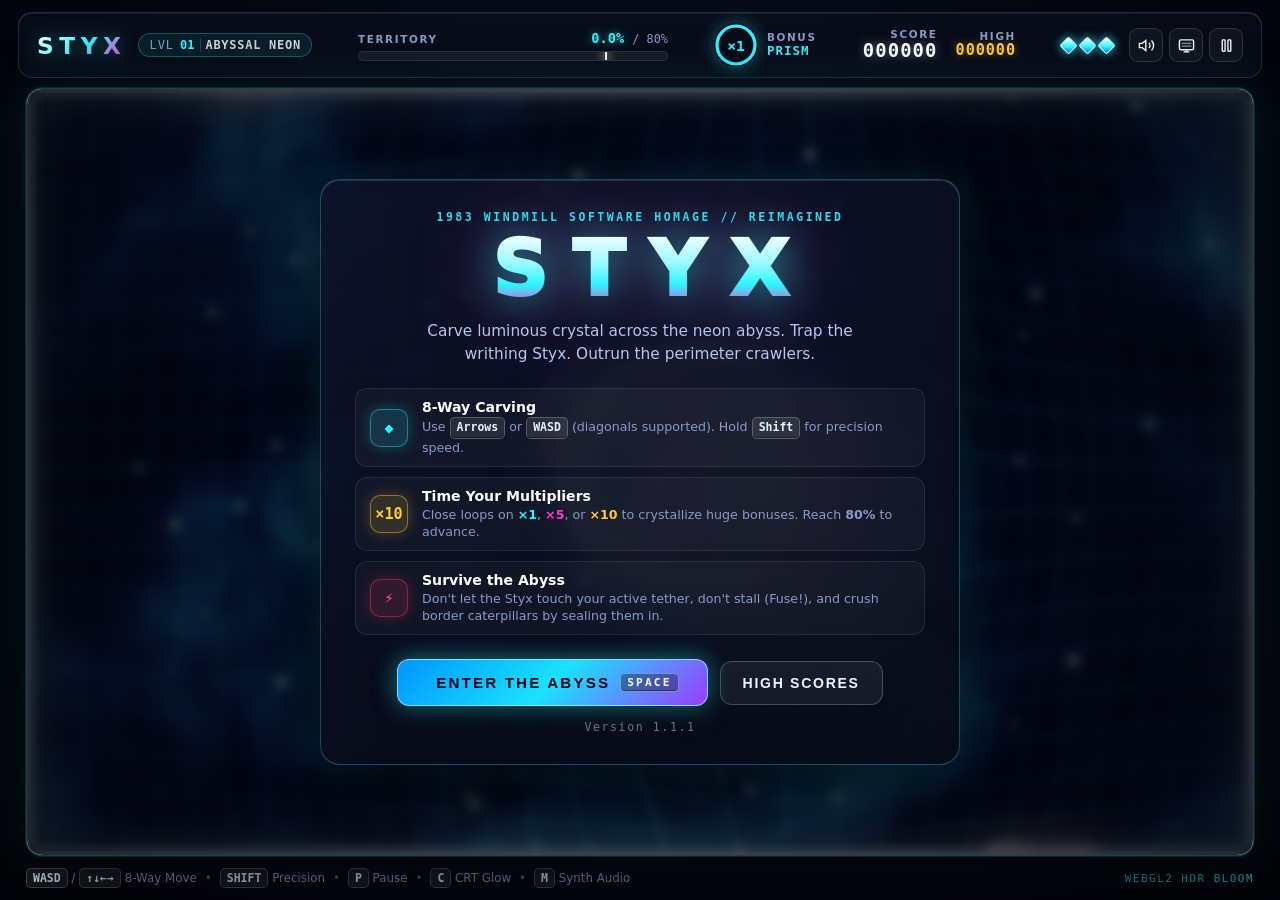
<file: Gemini/index.html>
<!DOCTYPE html>
<html lang="en">
<head>
  <meta charset="UTF-8" />
  <meta name="viewport" content="width=device-width, initial-scale=1.0" />
  <meta name="version" content="1.1.1" />
  <title>STYX // Neon Abyss</title>
  <link rel="stylesheet" href="styles.css" />
</head>
<body>
  <div id="app">
    <!-- Top Glassmorphic Arcade HUD -->
    <header id="hud" aria-label="Game Status">
      <div class="hud-group hud-brand">
        <div class="brand-title">STYX</div>
        <div class="level-pill">
          <span class="pill-label">LVL</span>
          <span id="hud-level" class="pill-value">01</span>
          <span id="hud-realm" class="realm-name">ABYSSAL NEON</span>
        </div>
      </div>

      <div class="hud-group hud-progress">
        <div class="progress-header">
          <span class="stat-label">TERRITORY</span>
          <div class="progress-numbers">
            <span id="hud-claimed" class="claimed-val">0.0%</span>
            <span class="target-val">/ 80%</span>
          </div>
        </div>
        <div class="progress-track">
          <div id="hud-progress-fill" class="progress-fill"></div>
          <div class="progress-target-marker" title="80% Target"></div>
        </div>
      </div>

      <div class="hud-group hud-multiplier">
        <div id="multiplier-badge" class="multiplier-badge mult-1">
          <svg class="mult-ring" viewBox="0 0 44 44">
            <circle class="mult-ring-bg" cx="22" cy="22" r="19" />
            <circle id="mult-ring-arc" class="mult-ring-arc" cx="22" cy="22" r="19" />
          </svg>
          <span id="hud-mult" class="mult-text">×1</span>
        </div>
        <div class="mult-meta">
          <span class="stat-label">BONUS</span>
          <span id="hud-mult-name" class="mult-sub">PRISM</span>
        </div>
      </div>

      <div class="hud-group hud-scores">
        <div class="score-block">
          <span class="stat-label">SCORE</span>
          <span id="hud-score" class="score-value">000000</span>
        </div>
        <div class="score-block score-hi">
          <span class="stat-label">HIGH</span>
          <span id="hud-high" class="score-value hi-value">000000</span>
        </div>
      </div>

      <div class="hud-group hud-controls">
        <div id="hud-lives" class="lives-tray" aria-label="Lives"></div>
        <div class="icon-actions">
          <button id="btn-sound" class="icon-btn" title="Toggle Audio (M)" aria-label="Toggle Audio">
            <svg id="icon-sound-on" viewBox="0 0 24 24" fill="none" stroke="currentColor" stroke-width="2">
              <polygon points="11 5 6 9 2 9 2 15 6 15 11 19 11 5"></polygon>
              <path d="M15.54 8.46a5 5 0 0 1 0 7.07"></path>
              <path d="M19.07 4.93a10 10 0 0 1 0 14.14"></path>
            </svg>
            <svg id="icon-sound-off" class="hidden" viewBox="0 0 24 24" fill="none" stroke="currentColor" stroke-width="2">
              <polygon points="11 5 6 9 2 9 2 15 6 15 11 19 11 5"></polygon>
              <line x1="23" y1="9" x2="17" y2="15"></line>
              <line x1="17" y1="9" x2="23" y2="15"></line>
            </svg>
          </button>
          <button id="btn-crt" class="icon-btn" title="Toggle Retro Scanlines (C)" aria-label="Toggle CRT Scanlines">
            <svg viewBox="0 0 24 24" fill="none" stroke="currentColor" stroke-width="2">
              <rect x="2" y="4" width="20" height="14" rx="2"></rect>
              <line x1="8" y1="21" x2="16" y2="21"></line>
              <line x1="12" y1="18" x2="12" y2="21"></line>
              <line x1="5" y1="9" x2="19" y2="9" stroke-opacity="0.5"></line>
              <line x1="5" y1="13" x2="19" y2="13" stroke-opacity="0.5"></line>
            </svg>
          </button>
          <button id="btn-pause" class="icon-btn" title="Pause (P / Esc)" aria-label="Pause Game">
            <svg viewBox="0 0 24 24" fill="none" stroke="currentColor" stroke-width="2">
              <rect x="6" y="4" width="4" height="16" rx="1"></rect>
              <rect x="14" y="4" width="4" height="16" rx="1"></rect>
            </svg>
          </button>
        </div>
      </div>
    </header>

    <!-- Main Playfield Stage -->
    <main id="stage-wrapper">
      <div id="stage-frame">
        <canvas id="gl-canvas"></canvas>
        <canvas id="ui-canvas"></canvas>

        <!-- Dynamic Status Banner (e.g. FUSE LIT! / SPLIT!) -->
        <div id="toast-banner" class="toast-banner hidden"></div>

        <!-- TITLE OVERLAY -->
        <section id="overlay-title" class="overlay visible">
          <div class="overlay-card title-card">
            <div class="title-eyebrow">1983 WINDMILL SOFTWARE HOMAGE // REIMAGINED</div>
            <h1 class="hero-logo" data-text="STYX">STYX</h1>
            <p class="hero-tagline">Carve luminous crystal across the neon abyss. Trap the writhing Styx. Outrun the perimeter crawlers.</p>

            <div class="feature-grid">
              <div class="feature-item">
                <div class="feature-icon cyan">◆</div>
                <div class="feature-copy">
                  <strong>8-Way Carving</strong>
                  <span>Use <kbd>Arrows</kbd> or <kbd>WASD</kbd> (diagonals supported). Hold <kbd>Shift</kbd> for precision speed.</span>
                </div>
              </div>
              <div class="feature-item">
                <div class="feature-icon gold">×10</div>
                <div class="feature-copy">
                  <strong>Time Your Multipliers</strong>
                  <span>Close loops on <b class="c-cyan">×1</b>, <b class="c-mag">×5</b>, or <b class="c-gold">×10</b> to crystallize huge bonuses. Reach <b>80%</b> to advance.</span>
                </div>
              </div>
              <div class="feature-item">
                <div class="feature-icon crimson">⚡</div>
                <div class="feature-copy">
                  <strong>Survive the Abyss</strong>
                  <span>Don't let the Styx touch your active tether, don't stall (Fuse!), and crush border caterpillars by sealing them in.</span>
                </div>
              </div>
            </div>

            <div class="cta-row cta-wrap">
              <button id="btn-start" class="btn-primary">
                <span class="btn-glow"></span>
                <span>ENTER THE ABYSS</span>
                <kbd class="btn-kbd">SPACE</kbd>
              </button>
              <button id="btn-highscores" class="btn-secondary">HIGH SCORES</button>
            </div>
            <p id="title-version" class="title-version"></p>
          </div>
        </section>

        <!-- HIGH SCORES OVERLAY -->
        <section id="overlay-highscores" class="overlay hidden">
          <div class="overlay-card scores-card">
            <div class="overlay-eyebrow">HALL OF CRYSTALS</div>
            <h2 class="overlay-heading gold-text">HIGH SCORES</h2>
            <div id="hs-tabs" class="score-tabs" role="tablist" aria-label="Score list">
              <button type="button" class="score-tab-btn active" role="tab" aria-selected="true" data-score-tab="device">This device</button>
              <button type="button" class="score-tab-btn" role="tab" aria-selected="false" data-score-tab="shared">Everyone</button>
            </div>
            <div id="hs-list" class="scores-list" role="list"></div>
            <p id="hs-msg" class="scores-msg hidden" aria-live="polite"></p>
            <div class="cta-row">
              <button id="btn-hs-back" class="btn-secondary">
                <span>BACK</span>
                <kbd class="btn-kbd">ESC</kbd>
              </button>
            </div>
          </div>
        </section>

        <!-- PAUSE OVERLAY -->
        <section id="overlay-pause" class="overlay hidden">
          <div class="overlay-card compact-card">
            <div class="overlay-eyebrow">SYSTEM SUSPENDED</div>
            <h2 class="overlay-heading">PAUSED</h2>
            <div class="controls-mini">
              <span><kbd>WASD</kbd> / <kbd>Arrows</kbd> Move (8-Way)</span>
              <span><kbd>Shift</kbd> Precision Slow</span>
              <span><kbd>M</kbd> Mute &nbsp;·&nbsp; <kbd>C</kbd> CRT Mode</span>
            </div>
            <div class="cta-row cta-wrap">
              <button id="btn-resume" class="btn-primary">RESUME</button>
              <button id="btn-restart-pause" class="btn-secondary">RESTART</button>
              <button id="btn-end-run" class="btn-secondary">END THIS RUN</button>
            </div>
          </div>
        </section>

        <!-- LEVEL CLEAR OVERLAY -->
        <section id="overlay-clear" class="overlay hidden">
          <div class="overlay-card compact-card">
            <div class="overlay-eyebrow">REALM CRYSTALLIZED</div>
            <h2 id="clear-heading" class="overlay-heading gold-text">LEVEL 01 COMPLETE</h2>
            <div class="summary-stats">
              <div class="summary-row">
                <span>Territory Claimed</span>
                <strong id="clear-pct" class="c-cyan">84.2%</strong>
              </div>
              <div class="summary-row">
                <span>Overclaim Bonus (&gt;80%)</span>
                <strong id="clear-over-bonus" class="c-gold">+4,000</strong>
              </div>
              <div class="summary-row">
                <span>Crawlers Crushed</span>
                <strong id="clear-crushed" class="c-mag">0</strong>
              </div>
              <div class="summary-divider"></div>
              <div class="summary-row total-row">
                <span>Total Score</span>
                <strong id="clear-total">12,500</strong>
              </div>
            </div>
            <div class="cta-row">
              <button id="btn-next-level" class="btn-primary">
                <span>NEXT REALM</span>
                <kbd class="btn-kbd">SPACE</kbd>
              </button>
            </div>
          </div>
        </section>

        <!-- GAME OVER OVERLAY -->
        <section id="overlay-gameover" class="overlay hidden">
          <div class="overlay-card scores-card">
            <div id="gameover-badge" class="overlay-eyebrow">SIGNAL LOST</div>
            <h2 class="overlay-heading crimson-text go-heading">GAME OVER</h2>

            <div class="go-summary-strip">
              <div class="go-stat">
                <span class="stat-label">FINAL SCORE</span>
                <strong id="go-score" class="c-gold">0</strong>
              </div>
              <div class="go-stat-sep"></div>
              <div class="go-stat">
                <span class="stat-label">REALM REACHED</span>
                <strong id="go-level">LVL 01</strong>
              </div>
            </div>

            <p id="go-status-line" class="go-status-line"></p>

            <div id="go-initials-wrap" class="go-initials-wrap hidden">
              <label for="go-initials" class="initials-label">INITIALS</label>
              <input id="go-initials" class="initials-input" type="text" maxlength="3" autocomplete="off" autocorrect="off" autocapitalize="characters" spellcheck="false" placeholder="---" aria-label="Your initials (up to 3 letters or digits)" />
            </div>

            <div id="go-tabs" class="score-tabs" role="tablist" aria-label="Score list">
              <button type="button" class="score-tab-btn active" role="tab" aria-selected="true" data-score-tab="device">This device</button>
              <button type="button" class="score-tab-btn" role="tab" aria-selected="false" data-score-tab="shared">Everyone</button>
            </div>
            <div id="go-list" class="scores-list" role="list"></div>
            <p id="go-shared-msg" class="scores-msg hidden" aria-live="polite"></p>

            <div class="cta-row cta-wrap">
              <button id="btn-retry" class="btn-primary">
                <span>PLAY AGAIN</span>
                <kbd class="btn-kbd">SPACE</kbd>
              </button>
              <button id="btn-go-title" class="btn-secondary">
                <span>TITLE SCREEN</span>
                <kbd class="btn-kbd">ESC</kbd>
              </button>
            </div>
          </div>
        </section>
      </div>
    </main>

    <!-- Subtle Bottom Key Hint Bar -->
    <footer id="footer-bar">
      <div class="footer-hints">
        <span><kbd>WASD</kbd> / <kbd>↑↓←→</kbd> 8-Way Move</span>
        <span class="dot">•</span>
        <span><kbd>SHIFT</kbd> Precision</span>
        <span class="dot">•</span>
        <span><kbd>P</kbd> Pause</span>
        <span class="dot">•</span>
        <span><kbd>C</kbd> CRT Glow</span>
        <span class="dot">•</span>
        <span><kbd>M</kbd> Synth Audio</span>
      </div>
      <div id="fps-badge" class="footer-status">WEBGL2 HDR BLOOM</div>
    </footer>
  </div>

  <!-- Scripts loaded in clean dependency order (works both via file:// and HTTP) -->
  <script defer src="src/themes.js"></script>
  <script defer src="src/audio.js"></script>
  <script defer src="src/scores.js"></script>
  <script defer src="src/grid.js"></script>
  <script defer src="src/entities.js"></script>
  <script defer src="src/renderer.js"></script>
  <script defer src="src/game.js"></script>
  <script defer src="src/main.js"></script>
</body>
</html>
</file>
<file: ChatGPT/style.css>
:root{color-scheme:dark;--bg:#0c1013;--panel:#12181c;--line:#2c3439;--ink:#ecedea;--dim:#a4adb1;--orange:#ff895b;--cyan:#65e5d7;--mono:"Cascadia Mono",Consolas,"Courier New",monospace;font-family:Inter,"Segoe UI",Arial,sans-serif;color:var(--ink)}
*{box-sizing:border-box}body{margin:0;min-height:100vh;background-color:var(--bg);background-image:radial-gradient(ellipse at 10% 12%,#1a23293d,transparent 58%),repeating-linear-gradient(0deg,transparent 0 3px,#97c8cf03 3px 4px)}button{cursor:pointer;color:inherit;font:inherit}button:focus-visible,canvas:focus-visible{outline:2px solid var(--cyan);outline-offset:3px}button{transition:background-color .16s,border-color .16s,transform .16s}button:active{transform:translateY(1px)}svg{width:18px;height:18px;fill:none;stroke:currentColor;stroke-width:1.6;stroke-linecap:round;stroke-linejoin:round}.symbols{width:0;height:0;position:absolute;overflow:hidden}.console{max-width:1552px;margin:auto;padding:clamp(24px,4.7vh,60px) clamp(22px,4.4vw,76px) 24px}.masthead{display:flex;align-items:center;justify-content:space-between;margin-bottom:clamp(24px,4vh,43px);gap:20px}.brand{display:flex;align-items:center;gap:19px}.wordmark{width:clamp(145px,15vw,226px);height:auto;stroke:none;overflow:visible}.brand-type{font:700 clamp(11px,.92vw,15px)/1.33 var(--mono);letter-spacing:.19em;color:var(--orange);border-left:1px solid #495151;padding:4px 0 4px 19px}nav{display:flex;gap:10px}.tool,.icon-button,.touch button{background:#151b1f;border:1px solid var(--line);border-radius:5px;display:inline-flex;align-items:center;justify-content:center;gap:9px}.tool{padding:10px 15px;font-size:14px;font-weight:550;color:#d2d6d7}.tool:hover,.icon-button:hover,.touch button:hover{background:#253036;border-color:#5e706f}.tool svg{width:17px;height:17px}.layout{display:grid;grid-template-columns:minmax(0,1fr) clamp(238px,21vw,304px);gap:18px;align-items:stretch}.panel{border:1px solid var(--line);border-radius:7px;background:var(--panel);box-shadow:0 6px 20px #0002}.field{display:flex;flex-direction:column;overflow:hidden;background:#11171a}.field-head,.field-foot{display:flex;align-items:center;justify-content:space-between}.field-head{padding:0 18px;height:49px;flex:none;border-bottom:1px solid #252f32}.field-head>div{display:flex;align-items:center;gap:12px}.field-head strong{font:650 15px/1.2 var(--mono)}.field-head i{width:1px;height:15px;background:#41474b}.field-head #sectorName{color:var(--dim);font-size:14px}.accent,.panel-heading svg{color:var(--orange)}.status{font:12px var(--mono);display:flex;align-items:center;gap:7px;color:#c1d5d0}.status b{width:6px;height:6px;border-radius:50%;background:var(--cyan);box-shadow:0 0 8px #65e5d760}.arena{flex:1;position:relative;min-height:0;isolation:isolate;background:#040d16 url('nebula.webp') center/cover no-repeat;margin:9px 9px 0;border:1px solid #4b7678}.arena canvas{position:absolute;inset:0;width:100%;height:100%;display:block;touch-action:none;outline-offset:-3px}.field-foot{height:40px;padding:0 13px;gap:15px;color:#9ca9af;font:12px var(--mono);letter-spacing:.04em}.coords,.time{display:inline-flex;align-items:center;gap:7px}.coords{margin-right:auto}.field-foot svg{width:14px;height:14px}.icon-button{width:30px;height:27px;background:transparent}.field-foot .icon-button{border:0;border-left:1px solid var(--line);border-radius:0;width:35px;padding-left:12px}.side{display:flex;flex-direction:column;gap:14px}.telemetry{padding:0 19px 18px;flex:1;display:flex;flex-direction:column}.panel-heading{margin:0;padding:16px 0 14px;display:flex;align-items:center;gap:10px;font-size:16px;font-weight:650;letter-spacing:-.025em}.telemetry .panel-heading{border-bottom:1px solid var(--line)}.panel-heading svg{width:20px}.readouts{padding:18px 0;flex:1;display:flex;flex-direction:column;justify-content:center}.label{font:600 12px/1.2 var(--mono);letter-spacing:.11em;text-transform:uppercase;color:var(--dim)}.score{font:650 clamp(34px,3.2vw,51px)/1.15 var(--mono);letter-spacing:-.055em;font-variant-numeric:tabular-nums;margin:5px 0 7px}.best{display:flex;align-items:center;gap:7px;font:13px var(--mono);color:#a2adb2}.best svg{width:14px;height:14px;color:#d0a66f}.best span{margin-left:2px}.divider{height:1px;background:var(--line);margin:19px 0}.territory-value{display:flex;align-items:baseline;gap:1px;color:var(--cyan);font:600 36px/1.2 var(--mono);letter-spacing:-.07em;margin:4px 0 8px}.territory-value small{font-size:22px}.goal{margin-left:auto;letter-spacing:0;font:12px var(--mono);color:var(--dim)}.meter{height:8px;background:#273136;position:relative;overflow:hidden}.meter:after{content:"";position:absolute;inset:0;background:repeating-linear-gradient(90deg,transparent 0 calc(4% - 2px),var(--panel) calc(4% - 2px) 4%)}.meter i{display:block;height:100%;background:var(--cyan);transition:width .4s}.lives-row{display:flex;justify-content:space-between;align-items:center}#lives{display:flex;gap:5px;color:var(--cyan)}#lives svg{width:21px;height:21px}#lives .lost{color:#33403f}.primary{background:var(--orange);border:1px solid #ffa77d;color:#21150f;border-radius:4px;min-height:42px;display:flex;align-items:center;justify-content:center;gap:9px;font-weight:750;font-size:15px}.primary:hover{background:#ffa47d}.telemetry .primary{justify-content:flex-start;padding:0 12px}.primary kbd{margin-left:auto;background:#0001;border-color:#5e331f44;color:#462619;font-size:11px;height:21px}.primary #actionIcon{font-size:12px}.legend{padding:0 19px 18px}.legend .panel-heading{padding-bottom:15px}.guide-grid{display:grid;grid-template-columns:1fr 1fr;gap:14px 10px;font-size:14px;color:#c9d0d2}.guide-grid>span{display:flex;align-items:center;gap:10px}.guide-grid i{display:inline-grid;place-content:center;width:16px;height:13px}.player-mark:before{content:"";width:7px;height:7px;transform:rotate(45deg);background:#f5ffff;box-shadow:0 0 5px 2px #6cecdf85}.styx-mark{font:bold 28px/1 Georgia;color:#ff817e;transform:rotate(-18deg)}.claim-mark{border:1px solid #69d5c4;background:repeating-linear-gradient(130deg,#34746a 0 1px,#173937 1px 4px)}.worm-mark{font:bold 18px/1 var(--mono);letter-spacing:-3px;color:#ffd47b}.control-bar{display:flex;align-items:center;gap:clamp(20px,3vw,50px);margin-top:19px;border-top:1px solid var(--line);padding:20px 1px;color:var(--dim);font-size:13px}.control-bar strong{display:flex;align-items:center;gap:9px;font-weight:550;color:#c6cdcf}.keygroup{display:flex;align-items:center;gap:4px}.keygroup span{margin-left:6px}.keygroup em{font-style:normal;margin:0 4px;color:#69757a}kbd{display:inline-grid;place-items:center;font:12px/1 var(--mono);padding:2px 6px;min-width:22px;height:23px;border:1px solid #354046;border-bottom-width:2px;border-radius:4px;background:#1a2024;color:#d0d6d7}.touch{display:none}.overlay{position:absolute;inset:0;background:#030c16b3;backdrop-filter:blur(4px);display:grid;place-items:center;text-align:center;z-index:1}.overlay[hidden],[hidden]{display:none!important}.overlay>div{max-width:85%}.overlay small{color:var(--cyan);font:13px var(--mono);letter-spacing:.1em;text-transform:uppercase}.overlay h1,dialog h1{font-size:clamp(28px,4vw,54px);letter-spacing:-.055em;line-height:1.05;margin:12px 0}.overlay p,dialog p{color:#bcc8ce}.overlay .primary{margin:18px auto 0;padding:0 24px}.text-button{border:0;background:transparent;text-decoration:underline;color:#d4dbdc;margin:14px auto 0;font-size:14px}.field:fullscreen,.field.expanded{width:100%;height:100%;background:#0c1013}.field.expanded{position:fixed;inset:0;z-index:10}.field:fullscreen .arena,.field.expanded .arena{aspect-ratio:auto}.field-head .status.playing b{background:var(--orange)}#notice{position:absolute;top:15px;left:50%;transform:translateX(-50%);pointer-events:none;background:#11191dea;color:#f8d7bd;border:1px solid #79614f;border-radius:3px;font:13px var(--mono);padding:7px 12px;text-align:center}#notice:empty{display:none}dialog{background:#151d21;border:1px solid #445358;border-radius:8px;padding:24px 27px;color:var(--ink);width:min(450px,92vw);box-shadow:0 32px 100px #000a}dialog::backdrop{background:#06090cc9;backdrop-filter:blur(5px)}.dialog-head{display:flex;align-items:center;justify-content:space-between}.dialog-head .label{color:var(--orange)}dialog h1{font-size:36px}dialog ol{padding-left:21px;color:#bfc9cd;font-size:15px;line-height:1.55}dialog li{margin:14px 0;padding-left:3px}dialog strong{color:#f0f2ed}dialog .primary{width:100%}
@media(min-width:801px){.layout{min-height:clamp(494px,65vh,720px)}}
@media(min-width:1550px){.console{padding-top:6vh}}
@media(max-width:1000px){.console{padding-left:22px;padding-right:22px}.layout{gap:12px;grid-template-columns:minmax(0,1fr) 231px}.telemetry,.legend{padding-left:15px;padding-right:15px}.keygroup{gap:3px}.control-bar{gap:18px}}
@media(max-width:800px){.console{padding:22px 16px}.masthead{margin-bottom:20px}.layout{display:flex;flex-direction:column}.arena{flex:none;aspect-ratio:1.62}.side{display:grid;grid-template-columns:1fr 170px;gap:12px}.telemetry{padding:0 14px 12px}.readouts{display:grid;grid-template-columns:1fr 1fr;gap:4px 15px;padding:12px 0}.readouts .divider{display:none}.readouts>.label:first-child{grid-area:1/1}.score{grid-area:2/1;margin:0;font-size:28px}.best{grid-area:3/1;font-size:11px}.readouts>.label:nth-of-type(5){grid-area:1/2}.territory-value{grid-area:2/2;margin:0;font-size:27px}.meter{grid-area:3/2;align-self:center}.lives-row{grid-column:1/-1;border-top:1px solid var(--line);margin-top:7px;padding-top:9px}.guide-grid{grid-template-columns:1fr}.control-bar{flex-wrap:wrap;padding:14px 0;gap:13px 20px}.goal{font-size:11px}}
@media(pointer:coarse){.touch{display:flex;gap:8px;justify-content:center;margin:12px 0}.touch button{width:60px;height:44px;color:#b8e7e0;font-size:22px;touch-action:manipulation}.control-bar{display:none}}
@media(max-width:580px){.console{padding:16px 10px}.wordmark{width:111px}.brand{gap:9px}.brand-type{padding-left:8px;font-size:9px}.masthead{gap:7px;margin-bottom:15px}nav{gap:6px}.tool{padding:8px}.tool span{display:none}.tool svg{width:18px;height:18px}.arena{margin:5px 5px 0;aspect-ratio:1.1}.field-head{height:39px;padding:0 10px}.field-head>div{gap:7px}.field-head #sectorName{font-size:12px}.field-head strong{font-size:13px}.field-foot{height:33px}.side{display:flex;flex-direction:column}.legend{padding:0 12px 12px}.legend .guide-grid{grid-template-columns:repeat(4,1fr);gap:5px;font-size:12px}.guide-grid>span{gap:5px}.guide-grid i{width:13px}.legend .panel-heading{font-size:14px;padding:11px 0}.touch{display:flex;justify-content:center;gap:8px;order:2;margin:0}.touch button{height:37px;width:60px;touch-action:manipulation}.console{display:flex;flex-direction:column;gap:10px}.masthead{order:0;margin-bottom:4px}.layout{display:contents}.field{order:1}.side{order:3}.control-bar{order:4}.telemetry .panel-heading{padding:11px 0}.control-bar strong{display:none}.control-bar{margin-top:0}.keygroup{font-size:11px}.keygroup kbd{min-width:16px;height:19px;padding:2px 4px}.status{font-size:11px}}
@media(prefers-reduced-motion:reduce){*,*:before,*:after{transition:none!important}}
@media(max-width:800px){
 .field-foot{height:44px}.field-foot .primary{min-height:29px;padding:2px 12px;font:650 13px "Segoe UI",sans-serif}.field-foot .primary kbd{display:none}.side{display:flex}.telemetry{padding:0 14px 13px}.readouts{display:grid;grid-template-columns:1fr 1.2fr .8fr;grid-template-rows:auto auto auto;gap:1px 18px;padding:10px 0 0}.readouts>.label:first-child{grid-area:1/1}.score{grid-area:2/1}.best{grid-area:3/1}.readouts>.label:nth-of-type(5){grid-area:1/2}.territory-value{grid-area:2/2}.meter{grid-area:3/2}.lives-row{grid-area:1/3/4/4;flex-direction:column;justify-content:flex-start;align-items:flex-start;gap:9px;border:0;border-left:1px solid var(--line);margin:0;padding:0 0 0 18px}.legend{display:flex;align-items:center;gap:25px;padding:12px 14px}.legend .panel-heading{padding:0}.legend .guide-grid{flex:1;grid-template-columns:repeat(4,1fr)}.telemetry .panel-heading{padding:10px 0;font-size:14px}
}
@media(min-width:581px) and (max-width:800px){.arena{aspect-ratio:1.95}.side{gap:8px}}
@media(max-width:580px){.readouts{grid-template-columns:1fr 1.25fr .8fr;gap:3px 10px}.goal{font-size:10px}.legend{display:block}.legend .panel-heading{padding-bottom:10px}.field-foot{gap:9px}.lives-row{padding-left:10px}.field-foot .coords{font-size:10px}#lives{gap:2px}#lives svg{width:17px}.status{font-size:12px}}
#score-open {
  padding: 0;
  border: 0;
  background: transparent;
  color: var(--cyan);
  font: inherit;
  text-decoration: underline;
  text-underline-offset: 3px;
}
#score-dialog { width: min(530px, 94vw); max-height: 92dvh; overflow: auto; }
#score-heading { margin: 0; font-size: clamp(24px, 4vw, 34px); letter-spacing: -.04em; }
#score-summary, #score-notice { font-size: 14px; line-height: 1.5; }
#score-summary:empty, #score-notice:empty { display: none; }
#score-tabs { display: flex; gap: 4px; margin: 16px 0; padding: 3px; background: #0c1215; border-radius: 5px; }
#score-tabs button, #score-quit {
  flex: 1; padding: 9px; border: 1px solid transparent; border-radius: 3px;
  color: var(--dim); background: transparent; font-weight: 600;
}
#score-tabs button[aria-pressed="true"] { background: #203331; color: var(--cyan); border-color: #3a615c; }
#score-rows { padding: 0; margin: 0; list-style: none; }
#score-columns, #score-rows li {
  display: grid; grid-template-columns: 2ch minmax(3ch, 1fr) minmax(6ch, 1fr) 8ch 10ch;
  gap: 7px; align-items: baseline; padding: 8px 4px;
  font: 13px/1.3 var(--mono); font-variant-numeric: tabular-nums;
}
#score-columns { color: var(--dim); font-size: 12px; }
#score-rows li { margin: 0; border-top: 1px solid var(--line); color: var(--ink); }
#score-columns span:nth-child(n+3), #score-rows li span:nth-child(n+3) { text-align: right; }
#score-rows li.current { background: #203331; color: var(--cyan); }
#initials-label { display: flex; align-items: center; gap: 12px; margin: 16px 0; font-size: 14px; }
#initials { width: 6ch; padding: 7px; font: bold 16px var(--mono); color: var(--cyan); background: #101719; border: 1px solid #567b76; border-radius: 4px; }
.score-actions { display: flex; gap: 8px; margin-top: 18px; }
.score-actions .primary { flex: 2; }
#score-quit { border-color: var(--line); }
@media(max-width: 420px) {
  #score-dialog { padding: 18px 12px; }
  #score-columns, #score-rows li { font-size: 12px; gap: 3px; }
}
#game-version {
  display: block;
  margin-top: 3px;
  color: var(--dim);
  font: 400 12px/1.2 var(--mono);
  letter-spacing: normal;
  white-space: nowrap;
}
</file>
<file: Gemini/styles.css>
/* ==========================================================================
   STYX // NEON ABYSS — High-Craft Arcade Glass & Neon UI
   ========================================================================== */

:root {
  --bg-deep: #04050c;
  --bg-panel: rgba(10, 14, 28, 0.72);
  --border-glass: rgba(130, 190, 255, 0.18);
  --text-main: #eef4ff;
  --text-dim: #8a9bc2;

  --cyan: #2cf6ff;
  --magenta: #ff36c8;
  --gold: #ffcc33;
  --crimson: #ff335c;

  --font-display: 'Segoe UI', system-ui, -apple-system, BlinkMacSystemFont, sans-serif;
  --font-mono: 'Cascadia Code', 'JetBrains Mono', 'Consolas', monospace;
}

*, *::before, *::after {
  box-sizing: border-box;
  margin: 0;
  padding: 0;
}

html, body {
  width: 100%;
  height: 100%;
  overflow: hidden;
  background: radial-gradient(circle at 50% 35%, #0c1228 0%, #050712 58%, #020308 100%);
  color: var(--text-main);
  font-family: var(--font-display);
  user-select: none;
  -webkit-font-smoothing: antialiased;
}

#app {
  width: 100vw;
  height: 100vh;
  display: flex;
  flex-direction: column;
  padding: 12px 18px 10px;
  gap: 10px;
}

/* ---------- TOP HUD ---------- */

#hud {
  display: flex;
  align-items: center;
  justify-content: space-between;
  gap: 16px;
  padding: 10px 18px;
  background: var(--bg-panel);
  border: 1px solid var(--border-glass);
  border-radius: 14px;
  backdrop-filter: blur(14px);
  -webkit-backdrop-filter: blur(14px);
  box-shadow:
    0 8px 30px rgba(0, 0, 0, 0.45),
    inset 0 1px 0 rgba(255, 255, 255, 0.08);
  flex-shrink: 0;
}

.hud-group {
  display: flex;
  align-items: center;
  gap: 12px;
}

.brand-title {
  font-size: 1.45rem;
  font-weight: 900;
  letter-spacing: 0.24em;
  background: linear-gradient(135deg, #ffffff 0%, var(--cyan) 50%, var(--magenta) 100%);
  -webkit-background-clip: text;
  background-clip: text;
  color: transparent;
  filter: drop-shadow(0 0 10px rgba(44, 246, 255, 0.45));
}

.level-pill {
  display: flex;
  align-items: center;
  gap: 6px;
  padding: 4px 10px;
  border-radius: 999px;
  background: rgba(44, 246, 255, 0.08);
  border: 1px solid rgba(44, 246, 255, 0.28);
  font-family: var(--font-mono);
  font-size: 0.75rem;
}

.pill-label {
  color: var(--text-dim);
  letter-spacing: 0.08em;
}

.pill-value {
  color: var(--cyan);
  font-weight: 700;
}

.realm-name {
  color: rgba(238, 244, 255, 0.85);
  font-weight: 600;
  letter-spacing: 0.06em;
  padding-left: 4px;
  border-left: 1px solid rgba(255, 255, 255, 0.16);
}

/* Progress Bar */

.hud-progress {
  flex: 1;
  max-width: 310px;
  min-width: 170px;
  flex-direction: column;
  align-items: stretch;
  gap: 5px;
}

.progress-header {
  display: flex;
  justify-content: space-between;
  align-items: baseline;
}

.stat-label {
  font-size: 0.65rem;
  font-weight: 700;
  letter-spacing: 0.16em;
  color: var(--text-dim);
}

.progress-numbers {
  font-family: var(--font-mono);
  font-size: 0.85rem;
}

.claimed-val {
  font-weight: 800;
  color: var(--cyan);
  text-shadow: 0 0 10px rgba(44, 246, 255, 0.55);
}

.target-val {
  color: var(--text-dim);
  font-size: 0.74rem;
}

.progress-track {
  position: relative;
  height: 10px;
  border-radius: 999px;
  background: rgba(255, 255, 255, 0.06);
  border: 1px solid rgba(255, 255, 255, 0.1);
  overflow: hidden;
}

.progress-fill {
  height: 100%;
  width: 0%;
  border-radius: 999px;
  background: linear-gradient(90deg, #1b7fff 0%, var(--cyan) 65%, #ffffff 100%);
  box-shadow: 0 0 14px rgba(44, 246, 255, 0.75);
  transition: width 0.22s cubic-bezier(0.22, 1, 0.36, 1);
}

.progress-fill.near-goal {
  background: linear-gradient(90deg, var(--magenta) 0%, var(--gold) 75%, #ffffff 100%);
  box-shadow: 0 0 18px rgba(255, 204, 51, 0.85);
}

.progress-target-marker {
  position: absolute;
  top: -1px;
  bottom: -1px;
  left: 80%;
  width: 2px;
  background: #ffffff;
  box-shadow: 0 0 8px #ffffff, 0 0 14px var(--gold);
}

/* Multiplier Core */

.hud-multiplier {
  gap: 9px;
}

.multiplier-badge {
  position: relative;
  width: 44px;
  height: 44px;
  display: flex;
  align-items: center;
  justify-content: center;
  border-radius: 50%;
  transition: transform 0.25s cubic-bezier(0.34, 1.56, 0.64, 1), box-shadow 0.25s ease;
}

.multiplier-badge.pulse {
  transform: scale(1.16);
}

.mult-ring {
  position: absolute;
  inset: 0;
  width: 100%;
  height: 100%;
  transform: rotate(-90deg);
}

.mult-ring-bg {
  fill: rgba(8, 12, 24, 0.75);
  stroke: rgba(255, 255, 255, 0.12);
  stroke-width: 3;
}

.mult-ring-arc {
  fill: none;
  stroke: var(--cyan);
  stroke-width: 3.2;
  stroke-linecap: round;
  stroke-dasharray: 119.38;
  stroke-dashoffset: 0;
  transition: stroke 0.2s ease;
}

.mult-text {
  position: relative;
  font-family: var(--font-mono);
  font-size: 0.92rem;
  font-weight: 900;
  letter-spacing: -0.02em;
}

.mult-1 {
  color: var(--cyan);
  box-shadow: 0 0 16px rgba(44, 246, 255, 0.35);
}
.mult-1 .mult-ring-arc { stroke: var(--cyan); }

.mult-5 {
  color: var(--magenta);
  box-shadow: 0 0 20px rgba(255, 54, 200, 0.5);
}
.mult-5 .mult-ring-arc { stroke: var(--magenta); }

.mult-10 {
  color: var(--gold);
  box-shadow: 0 0 26px rgba(255, 204, 51, 0.75);
}
.mult-10 .mult-ring-arc { stroke: var(--gold); }

.mult-meta {
  display: flex;
  flex-direction: column;
  line-height: 1.15;
}

.mult-sub {
  font-family: var(--font-mono);
  font-size: 0.78rem;
  font-weight: 700;
  letter-spacing: 0.08em;
}

/* Scores */

.hud-scores {
  gap: 18px;
}

.score-block {
  display: flex;
  flex-direction: column;
  align-items: flex-end;
  line-height: 1.1;
}

.score-value {
  font-family: var(--font-mono);
  font-size: 1.18rem;
  font-weight: 800;
  letter-spacing: 0.06em;
  color: #ffffff;
  text-shadow: 0 0 12px rgba(255, 255, 255, 0.35);
}

.hi-value {
  color: var(--gold);
  font-size: 0.95rem;
  text-shadow: 0 0 10px rgba(255, 204, 51, 0.4);
}

/* Lives & Buttons */

.lives-tray {
  display: flex;
  align-items: center;
  gap: 6px;
  padding-right: 4px;
}

.life-gem {
  width: 13px;
  height: 13px;
  transform: rotate(45deg);
  background: linear-gradient(135deg, #ffffff 0%, var(--cyan) 60%, #0077ff 100%);
  border: 1px solid rgba(255, 255, 255, 0.8);
  box-shadow: 0 0 10px rgba(44, 246, 255, 0.85);
  border-radius: 2px;
  transition: transform 0.25s ease, opacity 0.25s ease;
}

.life-gem.lost {
  opacity: 0.16;
  transform: rotate(45deg) scale(0.75);
  box-shadow: none;
}

.icon-actions {
  display: flex;
  gap: 6px;
}

.icon-btn {
  width: 34px;
  height: 34px;
  border-radius: 9px;
  border: 1px solid rgba(255, 255, 255, 0.14);
  background: rgba(255, 255, 255, 0.04);
  color: var(--text-main);
  display: inline-flex;
  align-items: center;
  justify-content: center;
  cursor: pointer;
  transition: background 0.15s ease, border-color 0.15s ease, color 0.15s ease, transform 0.12s ease;
}

.icon-btn svg {
  width: 17px;
  height: 17px;
}

.icon-btn:hover {
  background: rgba(44, 246, 255, 0.12);
  border-color: rgba(44, 246, 255, 0.5);
  color: var(--cyan);
}

.icon-btn:active {
  transform: scale(0.94);
}

.icon-btn.active {
  background: rgba(44, 246, 255, 0.18);
  border-color: var(--cyan);
  color: var(--cyan);
  box-shadow: 0 0 12px rgba(44, 246, 255, 0.35);
}

/* ---------- MAIN STAGE ---------- */

#stage-wrapper {
  flex: 1;
  min-height: 0;
  display: flex;
  align-items: center;
  justify-content: center;
  position: relative;
}

#stage-frame {
  position: relative;
  aspect-ratio: 16 / 10;
  height: 100%;
  max-width: 100%;
  max-height: 100%;
  border-radius: 16px;
  overflow: hidden;
  background: #03040a;
  border: 1px solid rgba(110, 210, 255, 0.28);
  box-shadow:
    0 0 0 1px rgba(44, 246, 255, 0.12),
    0 24px 70px rgba(0, 0, 0, 0.78),
    0 0 50px rgba(44, 246, 255, 0.12);
}

#gl-canvas,
#ui-canvas {
  position: absolute;
  inset: 0;
  width: 100%;
  height: 100%;
  display: block;
}

#ui-canvas {
  pointer-events: none;
}

/* Toast Banner */

.toast-banner {
  position: absolute;
  top: 18px;
  left: 50%;
  transform: translateX(-50%);
  padding: 7px 18px;
  border-radius: 999px;
  background: rgba(12, 16, 32, 0.85);
  border: 1px solid rgba(255, 204, 51, 0.65);
  color: var(--gold);
  font-family: var(--font-mono);
  font-size: 0.85rem;
  font-weight: 800;
  letter-spacing: 0.14em;
  text-shadow: 0 0 12px rgba(255, 204, 51, 0.7);
  box-shadow: 0 0 24px rgba(255, 204, 51, 0.35);
  pointer-events: none;
  z-index: 15;
  animation: toastPop 0.25s cubic-bezier(0.22, 1, 0.36, 1);
}

.toast-banner.danger {
  border-color: rgba(255, 51, 92, 0.85);
  color: #ff6685;
  text-shadow: 0 0 14px rgba(255, 51, 92, 0.9);
  box-shadow: 0 0 28px rgba(255, 51, 92, 0.45);
}

@keyframes toastPop {
  from { opacity: 0; transform: translate(-50%, -10px) scale(0.92); }
  to { opacity: 1; transform: translate(-50%, 0) scale(1); }
}

/* ---------- OVERLAYS ---------- */

.overlay {
  position: absolute;
  inset: 0;
  display: flex;
  align-items: center;
  justify-content: center;
  background: radial-gradient(circle at center, rgba(4, 7, 18, 0.56) 0%, rgba(2, 4, 12, 0.82) 100%);
  backdrop-filter: blur(5px);
  -webkit-backdrop-filter: blur(5px);
  z-index: 20;
  padding: 20px;
  transition: opacity 0.28s ease;
}

.overlay.hidden {
  display: none;
}

.overlay-card {
  width: 100%;
  max-width: 640px;
  padding: 30px 34px;
  border-radius: 20px;
  background: linear-gradient(160deg, rgba(14, 20, 42, 0.86) 0%, rgba(7, 10, 22, 0.92) 100%);
  border: 1px solid rgba(110, 220, 255, 0.28);
  box-shadow:
    0 24px 80px rgba(0, 0, 0, 0.72),
    0 0 40px rgba(44, 246, 255, 0.14),
    inset 0 1px 0 rgba(255, 255, 255, 0.12);
  text-align: center;
}

.compact-card {
  max-width: 440px;
}

.title-eyebrow,
.overlay-eyebrow {
  font-family: var(--font-mono);
  font-size: 0.72rem;
  font-weight: 700;
  letter-spacing: 0.22em;
  color: var(--cyan);
  opacity: 0.9;
  margin-bottom: 6px;
}

.hero-logo {
  font-size: clamp(3.2rem, 7vw, 4.8rem);
  font-weight: 950;
  letter-spacing: 0.32em;
  padding-left: 0.32em;
  line-height: 1.05;
  background: linear-gradient(180deg, #ffffff 0%, #99f9ff 42%, var(--cyan) 68%, var(--magenta) 100%);
  -webkit-background-clip: text;
  background-clip: text;
  color: transparent;
  filter: drop-shadow(0 0 22px rgba(44, 246, 255, 0.6)) drop-shadow(0 0 42px rgba(255, 54, 200, 0.35));
  margin-bottom: 10px;
}

.hero-tagline {
  font-size: 0.96rem;
  color: #b7c8eb;
  line-height: 1.5;
  max-width: 490px;
  margin: 0 auto 22px;
}

.feature-grid {
  display: grid;
  grid-template-columns: 1fr;
  gap: 10px;
  text-align: left;
  margin-bottom: 24px;
}

.feature-item {
  display: flex;
  align-items: center;
  gap: 14px;
  padding: 10px 14px;
  border-radius: 12px;
  background: rgba(255, 255, 255, 0.035);
  border: 1px solid rgba(255, 255, 255, 0.08);
}

.feature-icon {
  width: 38px;
  height: 38px;
  border-radius: 10px;
  display: flex;
  align-items: center;
  justify-content: center;
  font-family: var(--font-mono);
  font-weight: 900;
  font-size: 0.95rem;
  flex-shrink: 0;
}

.feature-icon.cyan {
  background: rgba(44, 246, 255, 0.14);
  color: var(--cyan);
  border: 1px solid rgba(44, 246, 255, 0.4);
  box-shadow: 0 0 14px rgba(44, 246, 255, 0.25);
}

.feature-icon.gold {
  background: rgba(255, 204, 51, 0.14);
  color: var(--gold);
  border: 1px solid rgba(255, 204, 51, 0.45);
  box-shadow: 0 0 14px rgba(255, 204, 51, 0.25);
}

.feature-icon.crimson {
  background: rgba(255, 51, 92, 0.14);
  color: #ff6183;
  border: 1px solid rgba(255, 51, 92, 0.45);
  box-shadow: 0 0 14px rgba(255, 51, 92, 0.25);
}

.feature-copy {
  display: flex;
  flex-direction: column;
  gap: 2px;
}

.feature-copy strong {
  font-size: 0.88rem;
  color: #ffffff;
}

.feature-copy span {
  font-size: 0.79rem;
  color: var(--text-dim);
  line-height: 1.35;
}

.c-cyan { color: var(--cyan); }
.c-mag { color: var(--magenta); }
.c-gold { color: var(--gold); }

.overlay-heading {
  font-size: 2rem;
  font-weight: 900;
  letter-spacing: 0.14em;
  margin-bottom: 18px;
}

.gold-text {
  background: linear-gradient(180deg, #fff8d6 0%, var(--gold) 100%);
  -webkit-background-clip: text;
  background-clip: text;
  color: transparent;
  filter: drop-shadow(0 0 16px rgba(255, 204, 51, 0.55));
}

.crimson-text {
  background: linear-gradient(180deg, #ffd6df 0%, var(--crimson) 100%);
  -webkit-background-clip: text;
  background-clip: text;
  color: transparent;
  filter: drop-shadow(0 0 16px rgba(255, 51, 92, 0.6));
}

.summary-stats {
  display: flex;
  flex-direction: column;
  gap: 10px;
  padding: 16px 18px;
  border-radius: 12px;
  background: rgba(0, 0, 0, 0.3);
  border: 1px solid rgba(255, 255, 255, 0.08);
  margin-bottom: 22px;
  font-family: var(--font-mono);
  font-size: 0.88rem;
}

.summary-row {
  display: flex;
  justify-content: space-between;
  align-items: center;
  color: var(--text-dim);
}

.summary-row strong {
  color: #ffffff;
  font-size: 0.98rem;
}

.summary-divider {
  height: 1px;
  background: rgba(255, 255, 255, 0.12);
  margin: 2px 0;
}

.total-row {
  color: #ffffff;
  font-weight: 700;
}

.total-row strong {
  font-size: 1.2rem;
  color: var(--gold);
}

.controls-mini {
  display: flex;
  flex-direction: column;
  gap: 8px;
  font-size: 0.84rem;
  color: var(--text-dim);
  margin-bottom: 22px;
}

.cta-row {
  display: flex;
  align-items: center;
  justify-content: center;
  gap: 12px;
}

.btn-primary {
  position: relative;
  display: inline-flex;
  align-items: center;
  justify-content: center;
  gap: 10px;
  padding: 13px 28px;
  border-radius: 12px;
  border: 1px solid rgba(155, 248, 255, 0.75);
  background: linear-gradient(135deg, #0095ff 0%, #1ae2ff 50%, #9b3bff 100%);
  color: #030714;
  font-weight: 900;
  font-size: 0.95rem;
  letter-spacing: 0.14em;
  cursor: pointer;
  box-shadow:
    0 0 24px rgba(44, 246, 255, 0.45),
    0 10px 26px rgba(0, 0, 0, 0.45);
  transition: transform 0.16s ease, box-shadow 0.2s ease, filter 0.16s ease;
}

.btn-primary:hover {
  transform: translateY(-2px) scale(1.02);
  filter: brightness(1.08);
  box-shadow:
    0 0 34px rgba(44, 246, 255, 0.72),
    0 14px 32px rgba(0, 0, 0, 0.55);
}

.btn-primary:active {
  transform: translateY(0) scale(0.98);
}

.btn-secondary {
  display: inline-flex;
  align-items: center;
  justify-content: center;
  gap: 8px;
  padding: 13px 22px;
  border-radius: 12px;
  border: 1px solid rgba(255, 255, 255, 0.22);
  background: rgba(255, 255, 255, 0.06);
  color: var(--text-main);
  font-weight: 700;
  font-size: 0.88rem;
  letter-spacing: 0.12em;
  cursor: pointer;
  transition: background 0.15s ease, border-color 0.15s ease, transform 0.14s ease;
}

.btn-secondary:hover {
  background: rgba(255, 255, 255, 0.12);
  border-color: rgba(44, 246, 255, 0.5);
}

.cta-wrap {
  flex-wrap: wrap;
}

/* ---------- HIGH SCORES & GAME OVER SCOREBOARD ---------- */

.scores-card {
  max-width: 680px;
  padding: 22px 26px;
  max-height: 94%;
  overflow-y: auto;
}

.go-heading {
  font-size: 1.65rem;
  margin-bottom: 10px;
}

.go-summary-strip {
  display: flex;
  align-items: center;
  justify-content: center;
  gap: 22px;
  padding: 10px 18px;
  border-radius: 12px;
  background: rgba(0, 0, 0, 0.34);
  border: 1px solid rgba(255, 255, 255, 0.09);
  margin-bottom: 10px;
}

.go-stat {
  display: flex;
  flex-direction: column;
  align-items: center;
  gap: 2px;
  font-family: var(--font-mono);
}

.go-stat strong {
  font-size: 1.15rem;
  font-weight: 800;
  color: #ffffff;
}

.go-stat-sep {
  width: 1px;
  height: 28px;
  background: rgba(255, 255, 255, 0.14);
}

.go-status-line {
  font-size: 0.86rem;
  font-weight: 600;
  color: var(--cyan);
  margin-bottom: 10px;
  min-height: 1.2em;
}

.go-status-line.is-muted {
  color: var(--text-dim);
}

.go-initials-wrap {
  display: inline-flex;
  align-items: center;
  justify-content: center;
  gap: 10px;
  margin-bottom: 12px;
  padding: 6px 14px;
  border-radius: 10px;
  background: rgba(44, 246, 255, 0.08);
  border: 1px solid rgba(44, 246, 255, 0.32);
}

.initials-label {
  font-family: var(--font-mono);
  font-size: 0.72rem;
  font-weight: 700;
  letter-spacing: 0.16em;
  color: var(--text-dim);
}

.initials-input {
  width: 68px;
  padding: 4px 8px;
  border-radius: 7px;
  border: 1px solid rgba(44, 246, 255, 0.55);
  background: rgba(4, 9, 22, 0.82);
  color: #ffffff;
  font-family: var(--font-mono);
  font-size: 1rem;
  font-weight: 900;
  letter-spacing: 0.22em;
  text-align: center;
  text-transform: uppercase;
  outline: none;
  box-shadow: 0 0 12px rgba(44, 246, 255, 0.25);
}

.initials-input:focus {
  border-color: var(--gold);
  box-shadow: 0 0 16px rgba(255, 204, 51, 0.5);
}

.score-tabs {
  display: inline-flex;
  padding: 3px;
  border-radius: 999px;
  background: rgba(0, 0, 0, 0.36);
  border: 1px solid rgba(255, 255, 255, 0.12);
  margin-bottom: 12px;
  gap: 3px;
}

.score-tab-btn {
  padding: 5px 15px;
  border-radius: 999px;
  border: none;
  background: transparent;
  color: var(--text-dim);
  font-family: var(--font-mono);
  font-size: 0.74rem;
  font-weight: 700;
  letter-spacing: 0.08em;
  cursor: pointer;
  transition: background 0.16s ease, color 0.16s ease, box-shadow 0.16s ease;
}

.score-tab-btn:hover {
  color: #ffffff;
}

.score-tab-btn.active {
  background: rgba(44, 246, 255, 0.2);
  color: var(--cyan);
  box-shadow: 0 0 12px rgba(44, 246, 255, 0.28);
}

.scores-list {
  display: grid;
  grid-template-columns: 1fr;
  gap: 5px;
  margin-bottom: 12px;
  text-align: left;
}

.scores-list.two-col-wide {
  grid-template-columns: repeat(2, minmax(0, 1fr));
  gap: 5px 10px;
}

.score-row-item {
  display: grid;
  grid-template-columns: 32px 42px 1fr auto auto;
  align-items: center;
  gap: 8px;
  padding: 6px 10px;
  border-radius: 8px;
  background: rgba(255, 255, 255, 0.035);
  border: 1px solid rgba(255, 255, 255, 0.07);
  font-family: var(--font-mono);
  font-size: 0.76rem;
}

.score-row-item.is-top1 {
  background: rgba(255, 204, 51, 0.08);
  border-color: rgba(255, 204, 51, 0.34);
}

.score-row-item.is-current {
  background: rgba(44, 246, 255, 0.14);
  border-color: rgba(44, 246, 255, 0.72);
  box-shadow: 0 0 14px rgba(44, 246, 255, 0.25);
}

.sc-rank {
  color: var(--text-dim);
  font-weight: 700;
}

.score-row-item.is-top1 .sc-rank {
  color: var(--gold);
}

.sc-name {
  font-weight: 800;
  color: #ffffff;
  letter-spacing: 0.08em;
}

.sc-score {
  font-weight: 800;
  color: #ffffff;
  text-align: right;
}

.score-row-item.is-top1 .sc-score {
  color: var(--gold);
}

.sc-level {
  color: var(--cyan);
  font-size: 0.7rem;
  opacity: 0.9;
}

.sc-date {
  color: var(--text-dim);
  font-size: 0.68rem;
}

.scores-msg {
  font-family: var(--font-mono);
  font-size: 0.76rem;
  color: var(--text-dim);
  margin-bottom: 12px;
}

@media (max-width: 720px) {
  .scores-list.two-col-wide {
    grid-template-columns: 1fr;
  }
}

.btn-kbd {
  background: rgba(4, 9, 22, 0.35);
  color: #ffffff;
  border-color: rgba(255, 255, 255, 0.35);
  font-size: 0.7rem;
}

kbd {
  display: inline-block;
  padding: 2px 6px;
  border-radius: 5px;
  font-family: var(--font-mono);
  font-size: 0.72rem;
  font-weight: 700;
  color: #e4f2ff;
  background: rgba(255, 255, 255, 0.09);
  border: 1px solid rgba(255, 255, 255, 0.22);
  box-shadow: inset 0 -1px 0 rgba(0, 0, 0, 0.4);
}

/* ---------- FOOTER ---------- */

#footer-bar {
  display: flex;
  align-items: center;
  justify-content: space-between;
  padding: 2px 8px;
  font-size: 0.74rem;
  color: var(--text-dim);
  flex-shrink: 0;
}

.footer-hints {
  display: flex;
  align-items: center;
  gap: 8px;
  flex-wrap: wrap;
}

.footer-hints .dot {
  opacity: 0.35;
}

.footer-status {
  font-family: var(--font-mono);
  font-size: 0.68rem;
  letter-spacing: 0.14em;
  color: rgba(44, 246, 255, 0.72);
}

.hidden {
  display: none !important;
}

.title-version {
  margin-top: 14px;
  font-family: var(--font-mono);
  font-size: 0.72rem;
  letter-spacing: 0.14em;
  color: var(--text-dim);
  opacity: 0.72;
}

.title-card {
  max-height: 100%;
  overflow-y: auto;
}

@media (max-width: 980px) {
  .realm-name,
  .mult-meta,
  .score-hi,
  .footer-status {
    display: none;
  }
  #hud {
    padding: 8px 12px;
    gap: 10px;
  }
}

@media (max-width: 600px) {
  .overlay {
    position: fixed;
    inset: 0;
    padding: 8px;
    overflow-y: auto;
  }
  .overlay-card {
    padding: 13px 13px;
    border-radius: 14px;
  }
  .title-eyebrow,
  .overlay-eyebrow {
    font-size: 0.56rem;
    letter-spacing: 0.12em;
    margin-bottom: 3px;
  }
  .hero-logo {
    font-size: 2rem;
    letter-spacing: 0.24em;
    padding-left: 0.24em;
    margin-bottom: 4px;
  }
  .hero-tagline {
    font-size: 0.75rem;
    line-height: 1.35;
    margin-bottom: 10px;
  }
  .feature-grid {
    gap: 5px;
    margin-bottom: 11px;
  }
  .feature-item {
    gap: 9px;
    padding: 6px 9px;
    border-radius: 10px;
  }
  .feature-icon {
    width: 28px;
    height: 28px;
    font-size: 0.75rem;
    border-radius: 8px;
  }
  .feature-copy strong {
    font-size: 0.75rem;
  }
  .feature-copy span {
    font-size: 0.67rem;
    line-height: 1.3;
  }
  .cta-row {
    gap: 8px;
  }
  .btn-primary,
  .btn-secondary {
    padding: 9px 14px;
    font-size: 0.76rem;
    letter-spacing: 0.1em;
    border-radius: 10px;
  }
  .btn-kbd {
    display: none;
  }
  .title-version {
    margin-top: 8px;
    font-size: 0.66rem;
  }
}
</file>
